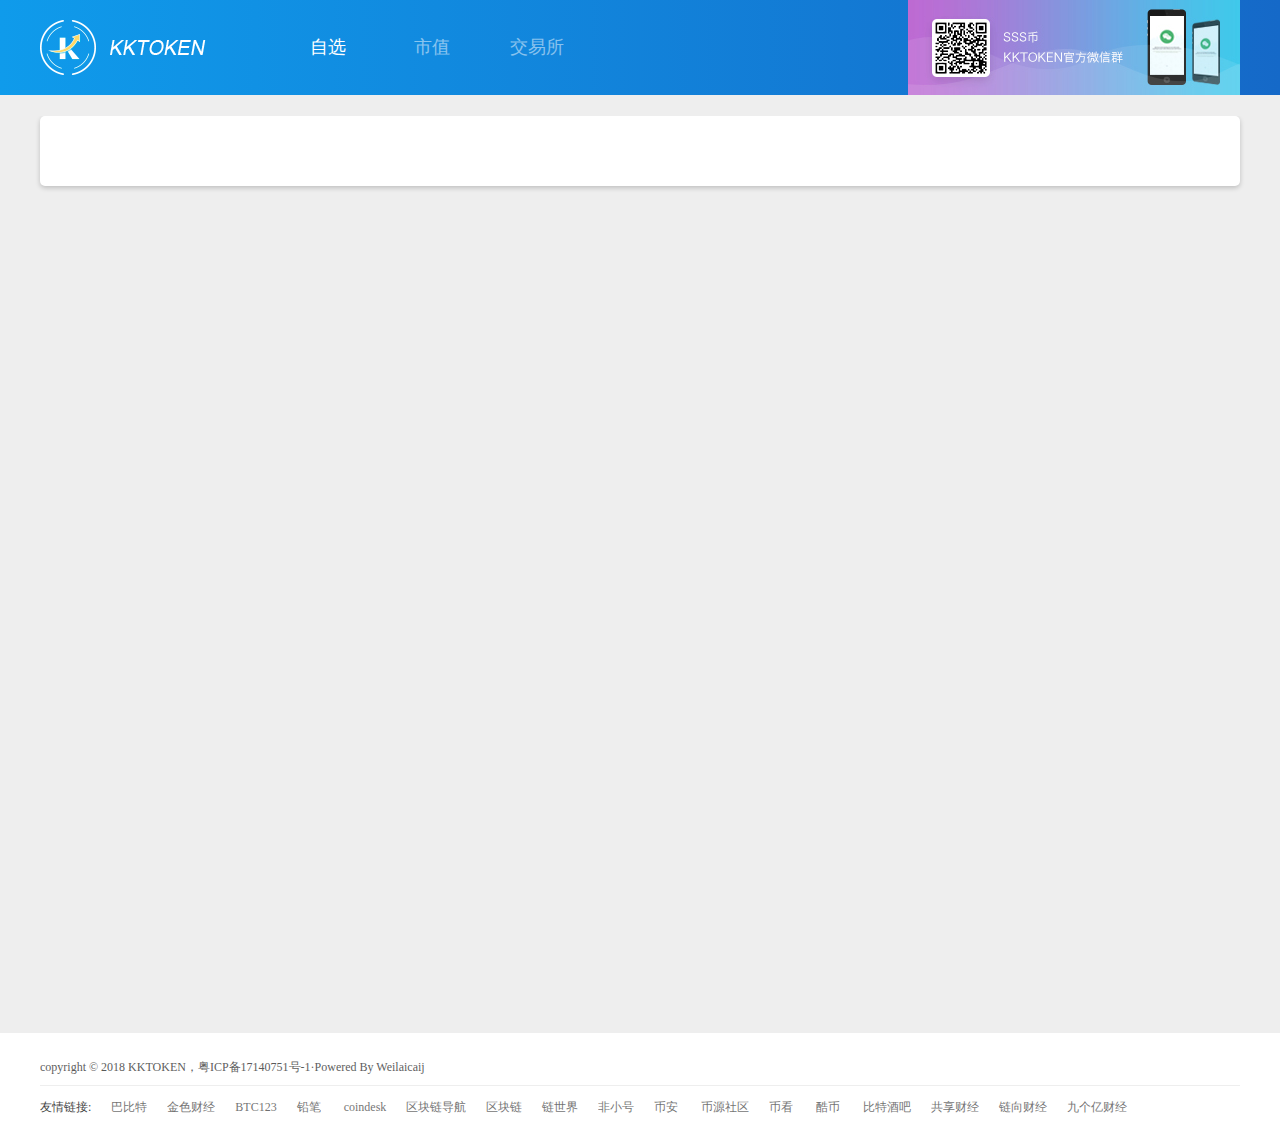
<file: index_mode.html>
<!DOCTYPE html>
<html>

	<head>
		
		<meta charset="utf-8" />
		<meta name="viewport" content="width=device-width,initial-scale=1,minimum-scale=1,maximum-scale=1,user-scalable=no" />
		<title>KKTOKEN</title>
		<link rel="stylesheet" type="text/css" href="css/normalize.css"/>
		<link rel="stylesheet" type="text/css" href="css/home.css"/>
	</head>

	<body>
		<div class="wrap">
			<div class="container">
				<!--导航栏-->
				<header>
					<div class="content">
						<div class="headerLogo">
							<img class="logoimg" src="img/logo.png" alt="logo"/>
							<img class="logofont" src="img/font_logo.png" alt="logofont"/>
						</div>
						<ul class="headerNav">
							<li class="active">自选</li>
							<li>市值</li>
							<li>交易所</li>
						</ul>
						<div class="headerAdv">
							<img src="img/home_ad_img.jpg" alt="navAdv"/>
						</div>						
					</div>					
				</header>
				<!--内容区-->
				<section>
					<div  class="content center" style="background:initial">
						<div class="top_content">
							
						</div>
						<div class="left_content">
							
						</div>
						<div class="right_content">
							
						</div>
						
					</div>
				</section>

				<!--尾部-->
				<footer>
					<div class="content">
						<p class="copyright">copyright © 2018 KKTOKEN，粤ICP备17140751号-1·Powered By Weilaicaij</p>
						<ul class="linksTo">
							<li>友情链接:</li>
							<li><a href="">巴比特</a></li>
							<li><a href="">金色财经</a></li>
							<li><a href="">BTC123</a></li>
							<li><a href="">铅笔</a></li>
							<li><a href="">coindesk</a></li>
							<li><a href="">区块链导航</a></li>
							<li><a href="">区块链</a></li>
							<li><a href="">链世界</a></li>
							<li><a href="">非小号</a></li>		
							<li><a href="">币安</a></li>
							<li><a href="">币源社区</a></li>
							<li><a href="">币看</a></li>
							<li><a href="">酷币</a></li>
							<li><a href="">比特酒吧</a></li>
							<li><a href="">共享财经</a></li>	
							<li><a href="">链向财经</a></li>
							<li><a href="">九个亿财经</a></li>	
						</ul>							
					</div>
				</footer>
			</div>
		</div>
	</body>

</html>
</file>
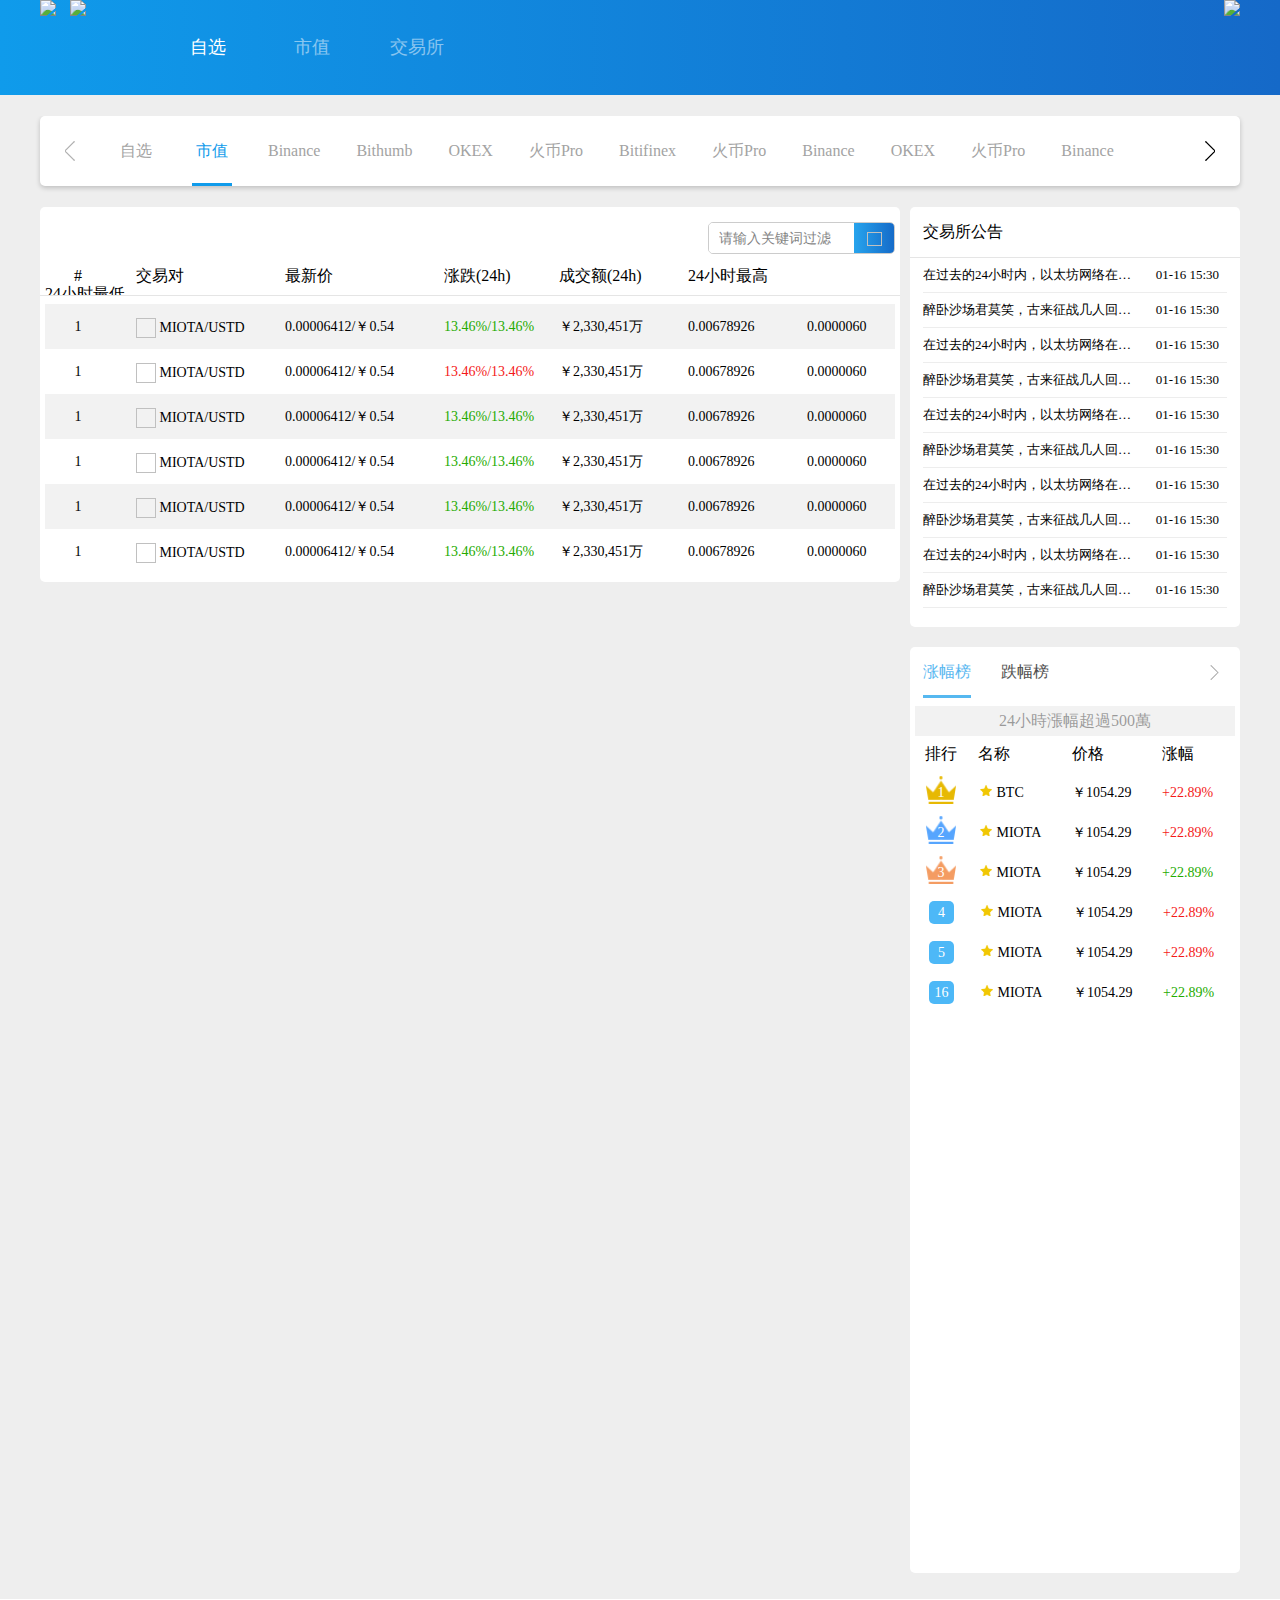
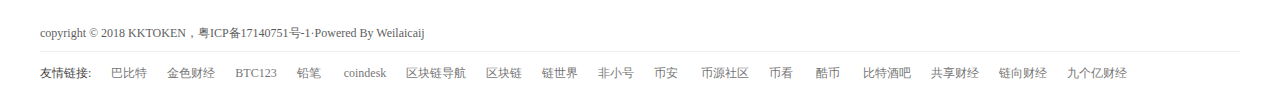
<file: trade.html>
<!DOCTYPE html>
<html>

	<head>

		<meta charset="utf-8" />
		<meta name="viewport" content="width=device-width,initial-scale=1,minimum-scale=1,maximum-scale=1,user-scalable=no" />
		<title>KKTOKEN</title>
		<link rel="stylesheet" type="text/css" href="../css/normalize.css" />
		<link rel="stylesheet" type="text/css" href="../css/home.css" />
		<link rel="stylesheet" type="text/css" href="../css/index.css" />
	</head>

	<body>
		<div class="wrap">
			<div class="container">
				<!--导航栏-->
				<header>
					<div class="content">
						<div class="headerLogo">
							<img class="logoimg" href="img/font_logo.png" alt="logo" />
							<img class="logofont" href="img/font_logo.png" alt="logofont" />
						</div>
						<ul class="headerNav">
							<li class="active">自选</li>
							<li>市值</li>
							<li>交易所</li>
						</ul>
						<div class="headerAdv">
							<img href="img/home_ad_img.jpg" alt="navAdv" />
						</div>
					</div>
				</header>
				<!--内容区-->
				<section>
					<div class="content center" style="background:initial">
						<!--内容区，顶部导航-->
						<div class="top_content">
							<span class="left_btn"></span>
							<ul class="menu">
								<li>自选</li>
								<li class="selc">市值</li>
								<li>Binance</li>
								<li>Bithumb</li>
								<li>OKEX</li>
								<li>火币Pro</li>
								<li>Bitifinex</li>
								<li>火币Pro</li>
								<li>Binance</li>
								<li>OKEX</li>
								<li>火币Pro</li>
								<li>Binance</li>
							</ul>
							<span class="right_btn"></span>
						</div>
						<!--内容区，左大块列表-->
						<div class="left_content">
							<div class="list_header">
								<div style="height: 30px;margin: 15px 5px 15px 0;">
									<div class="list_search">
										<input class="search_ipt" type="text" placeholder="请输入关键词过滤" />
										<span class="search_btn">
											<img href="img/nav_search@2x.png"/>
										</span>
									</div>
								</div>

								<ul class="list_title">
									<li class="tradesort smallmargin" >#</li>
									<li class="name smallmargin">交易对</li>
									<li class="tradeprice smallmargin">最新价</li>
									<li class="risefall smallmargin">涨跌(24h)</li>
									<li class="turnval smallmargin">成交额(24h)</li>
									<li class="freeval smallmargin">24小时最高</li>
									<li class="tradetrend" style="margin-right: 20px;">24小时最低</li>
								</ul>
							</div>
							<ul class="list_content">
								<li class="list_data">
									<ul class="list_line">
										<li class="tradesort smallmargin">1</li>
										<li class="name smallmargin">
											<span><img href="img/big_colect.png"/></span>
											<a href="###">
												<span>MIOTA/USTD</span>
											</a>
										</li>
										<li class="tradeprice smallmargin">0.00006412/￥0.54</li>
										<li class="risefall smallmargin" style="color: #24AB00;">13.46%/13.46%</li>
										<li class="turnval smallmargin">￥2,330,451万</li>
										<li class="freeval smallmargin">0.00678926</li>
										<li class="tradetrend" style="margin-right: 20px;">0.0000060</li>
									</ul>
								</li>

								<li class="list_data">
									<ul class="list_line">
										<li class="tradesort smallmargin">1</li>
										<li class="name smallmargin">
											<span><img href="img/big_colect.png"/></span>
											<a href="###">
												<span>MIOTA/USTD</span>
											</a>
										</li>
										<li class="tradeprice smallmargin">0.00006412/￥0.54</li>
										<li class="risefall smallmargin" style="color: #F41919;">13.46%/13.46%</li>
										<li class="turnval smallmargin">￥2,330,451万</li>
										<li class="freeval smallmargin">0.00678926</li>
										<li class="tradetrend" style="margin-right: 20px;">0.0000060</li>
									</ul>
								</li>

								<li class="list_data">
									<ul class="list_line">
										<li class="tradesort smallmargin">1</li>
										<li class="name smallmargin">
											<span><img href="img/big_colect.png"/></span>
											<a href="###">
												<span>MIOTA/USTD</span>
											</a>
										</li>
										<li class="tradeprice smallmargin">0.00006412/￥0.54</li>
										<li class="risefall smallmargin" style="color: #24AB00;">13.46%/13.46%</li>
										<li class="turnval smallmargin">￥2,330,451万</li>
										<li class="freeval smallmargin">0.00678926</li>
										<li class="tradetrend" style="margin-right: 20px;">0.0000060</li>
									</ul>
								</li>

								<li class="list_data">
									<ul class="list_line">
										<li class="tradesort smallmargin">1</li>
										<li class="name smallmargin">
											<span><img href="img/big_colect.png"/></span>
											<a href="###">
												<span>MIOTA/USTD</span>
											</a>
										</li>
										<li class="tradeprice smallmargin">0.00006412/￥0.54</li>
										<li class="risefall smallmargin" style="color: #24AB00;">13.46%/13.46%</li>
										<li class="turnval smallmargin">￥2,330,451万</li>
										<li class="freeval smallmargin">0.00678926</li>
										<li class="tradetrend" style="margin-right: 20px;">0.0000060</li>
									</ul>
								</li>

								<li class="list_data">
									<ul class="list_line">
										<li class="tradesort smallmargin">1</li>
										<li class="name smallmargin">
											<span><img href="img/big_colect.png"/></span>
											<a href="###">
												<span>MIOTA/USTD</span>
											</a>
										</li>
										<li class="tradeprice smallmargin">0.00006412/￥0.54</li>
										<li class="risefall smallmargin" style="color: #24AB00;">13.46%/13.46%</li>
										<li class="turnval smallmargin">￥2,330,451万</li>
										<li class="freeval smallmargin">0.00678926</li>
										<li class="tradetrend" style="margin-right: 20px;">0.0000060</li>
									</ul>
								</li>

								<li class="list_data">
									<ul class="list_line">
										<li class="tradesort smallmargin">1</li>
										<li class="name smallmargin">
											<span><img href="img/big_colect.png"/></span>
											<a href="###">
												<span>MIOTA/USTD</span>
											</a>
										</li>
										<li class="tradeprice smallmargin">0.00006412/￥0.54</li>
										<li class="risefall smallmargin" style="color: #24AB00;">13.46%/13.46%</li>
										<li class="turnval smallmargin">￥2,330,451万</li>
										<li class="freeval smallmargin">0.00678926</li>
										<li class="tradetrend" style="margin-right: 20px;">0.0000060</li>
									</ul>
								</li>
							</ul>
						</div>

						<div class="right_content">
							<div class="right_top">
								<p>交易所公告</p>
								<ul class="notice_list">
									<li class="list_item">
										<span class="news_title">在过去的24小时内，以太坊网络在开盘咋咋咋在</span>
										<span class="news_time">01-16  15:30</span>
									</li>
									<li class="list_item">
										<span class="news_title">醉卧沙场君莫笑，古来征战几人回。葡萄美酒夜光杯，欲饮琵琶马上催</span>
										<span class="news_time">01-16  15:30</span>
									</li>
									<li class="list_item">
										<span class="news_title">在过去的24小时内，以太坊网络在开盘咋咋咋在</span>
										<span class="news_time">01-16  15:30</span>
									</li>
									<li class="list_item">
										<span class="news_title">醉卧沙场君莫笑，古来征战几人回。葡萄美酒夜光杯，欲饮琵琶马上催</span>
										<span class="news_time">01-16  15:30</span>
									</li>
									<li class="list_item">
										<span class="news_title">在过去的24小时内，以太坊网络在开盘咋咋咋在</span>
										<span class="news_time">01-16  15:30</span>
									</li>
									<li class="list_item">
										<span class="news_title">醉卧沙场君莫笑，古来征战几人回。葡萄美酒夜光杯，欲饮琵琶马上催</span>
										<span class="news_time">01-16  15:30</span>
									</li>
									<li class="list_item">
										<span class="news_title">在过去的24小时内，以太坊网络在开盘咋咋咋在</span>
										<span class="news_time">01-16  15:30</span>
									</li>
									<li class="list_item">
										<span class="news_title">醉卧沙场君莫笑，古来征战几人回。葡萄美酒夜光杯，欲饮琵琶马上催</span>
										<span class="news_time">01-16  15:30</span>
									</li>
									<li class="list_item">
										<span class="news_title">在过去的24小时内，以太坊网络在开盘咋咋咋在</span>
										<span class="news_time">01-16  15:30</span>
									</li>
									<li class="list_item">
										<span class="news_title">醉卧沙场君莫笑，古来征战几人回。葡萄美酒夜光杯，欲饮琵琶马上催</span>
										<span class="news_time">01-16  15:30</span>
									</li>
									<li class="list_item">
										<span class="news_title">在过去的24小时内，以太坊网络在开盘咋咋咋在</span>
										<span class="news_time">01-16  15:30</span>
									</li>
									<li class="list_item">
										<span class="news_title">醉卧沙场君莫笑，古来征战几人回。葡萄美酒夜光杯，欲饮琵琶马上催</span>
										<span class="news_time">01-16  15:30</span>
									</li>
								</ul>
							</div>
							<div class="right_bottom">
								<p><span class="rise selected">涨幅榜</span><span class="fall">跌幅榜</span><span class="more_btn"></span></p>
								
								<div class="range_pad">
									<p class="range_notice">24小時漲幅超過500萬</p>
									<ul class="range_title">
										<li class="btc_rank" style="color: #000000;">排行</li>
										<li class="btc_sort">名称</li>
										<li class="btc_value">价格</li>
										<li class="btc_percent">涨幅</li>
									</ul>
									
									<ul class="range_lists">
										<li class="range_line">
											<ul>
												<li class="btc_rank rank1">1</li>
												<li class="btc_sort">
													<span class="btc_icon"></span>
													<span id="btc_name">BTC</span>
												</li>
												<li class="btc_value">￥1054.29</li>
												<li class="btc_percent percent_rise">+22.89%</li>
											</ul>
										</li>
										
										
										<li class="range_line">
											<ul>
												<li class="btc_rank rank2">2</li>
												<li class="btc_sort">
													<span class="btc_icon"></span>
													<span id="btc_name">MIOTA</span>
												</li>
												<li class="btc_value">￥1054.29</li>
												<li class="btc_percent percent_rise">+22.89%</li>
											</ul>
										</li>
										
										<li class="range_line">
											<ul>
												<li class="btc_rank rank3">3</li>
												<li class="btc_sort">
													<span class="btc_icon"></span>
													<span id="btc_name">MIOTA</span>
												</li>
												<li class="btc_value">￥1054.29</li>
												<li class="btc_percent percent_fall">+22.89%</li>
											</ul>
										</li>
										
										<li class="range_line">
											<ul>
												<li class="btc_rank rank_x">4</li>
												<li class="btc_sort">
													<span class="btc_icon"></span>
													<span id="btc_name">MIOTA</span>
												</li>
												<li class="btc_value">￥1054.29</li>
												<li class="btc_percent percent_rise">+22.89%</li>
											</ul>
										</li>
										
										<li class="range_line">
											<ul>
												<li class="btc_rank rank_x">5</li>
												<li class="btc_sort">
													<span class="btc_icon"></span>
													<span id="btc_name">MIOTA</span>
												</li>
												<li class="btc_value">￥1054.29</li>
												<li class="btc_percent percent_rise">+22.89%</li>
											</ul>
										</li>
										
										<li class="range_line">
											<ul>
												<li class="btc_rank rank_x">16</li>
												<li class="btc_sort">
													<span class="btc_icon"></span>
													<span id="btc_name">MIOTA</span>
												</li>
												<li class="btc_value">￥1054.29</li>
												<li class="btc_percent percent_fall">+22.89%</li>
											</ul>
										</li>
										
									</ul>
								</div>
								
								
								
							</div>
						</div>

					</div>
				</section>

				<!--尾部-->
				<footer>
					<div class="content">
						<p class="copyright">copyright © 2018 KKTOKEN，粤ICP备17140751号-1·Powered By Weilaicaij</p>
						<ul class="linksTo">
							<li>友情链接:</li>
							<li>
								<a href="">巴比特</a>
							</li>
							<li>
								<a href="">金色财经</a>
							</li>
							<li>
								<a href="">BTC123</a>
							</li>
							<li>
								<a href="">铅笔</a>
							</li>
							<li>
								<a href="">coindesk</a>
							</li>
							<li>
								<a href="">区块链导航</a>
							</li>
							<li>
								<a href="">区块链</a>
							</li>
							<li>
								<a href="">链世界</a>
							</li>
							<li>
								<a href="">非小号</a>
							</li>
							<li>
								<a href="">币安</a>
							</li>
							<li>
								<a href="">币源社区</a>
							</li>
							<li>
								<a href="">币看</a>
							</li>
							<li>
								<a href="">酷币</a>
							</li>
							<li>
								<a href="">比特酒吧</a>
							</li>
							<li>
								<a href="">共享财经</a>
							</li>
							<li>
								<a href="">链向财经</a>
							</li>
							<li>
								<a href="">九个亿财经</a>
							</li>
						</ul>
					</div>
				</footer>
			</div>
		</div>
	</body>

</html>
</file>
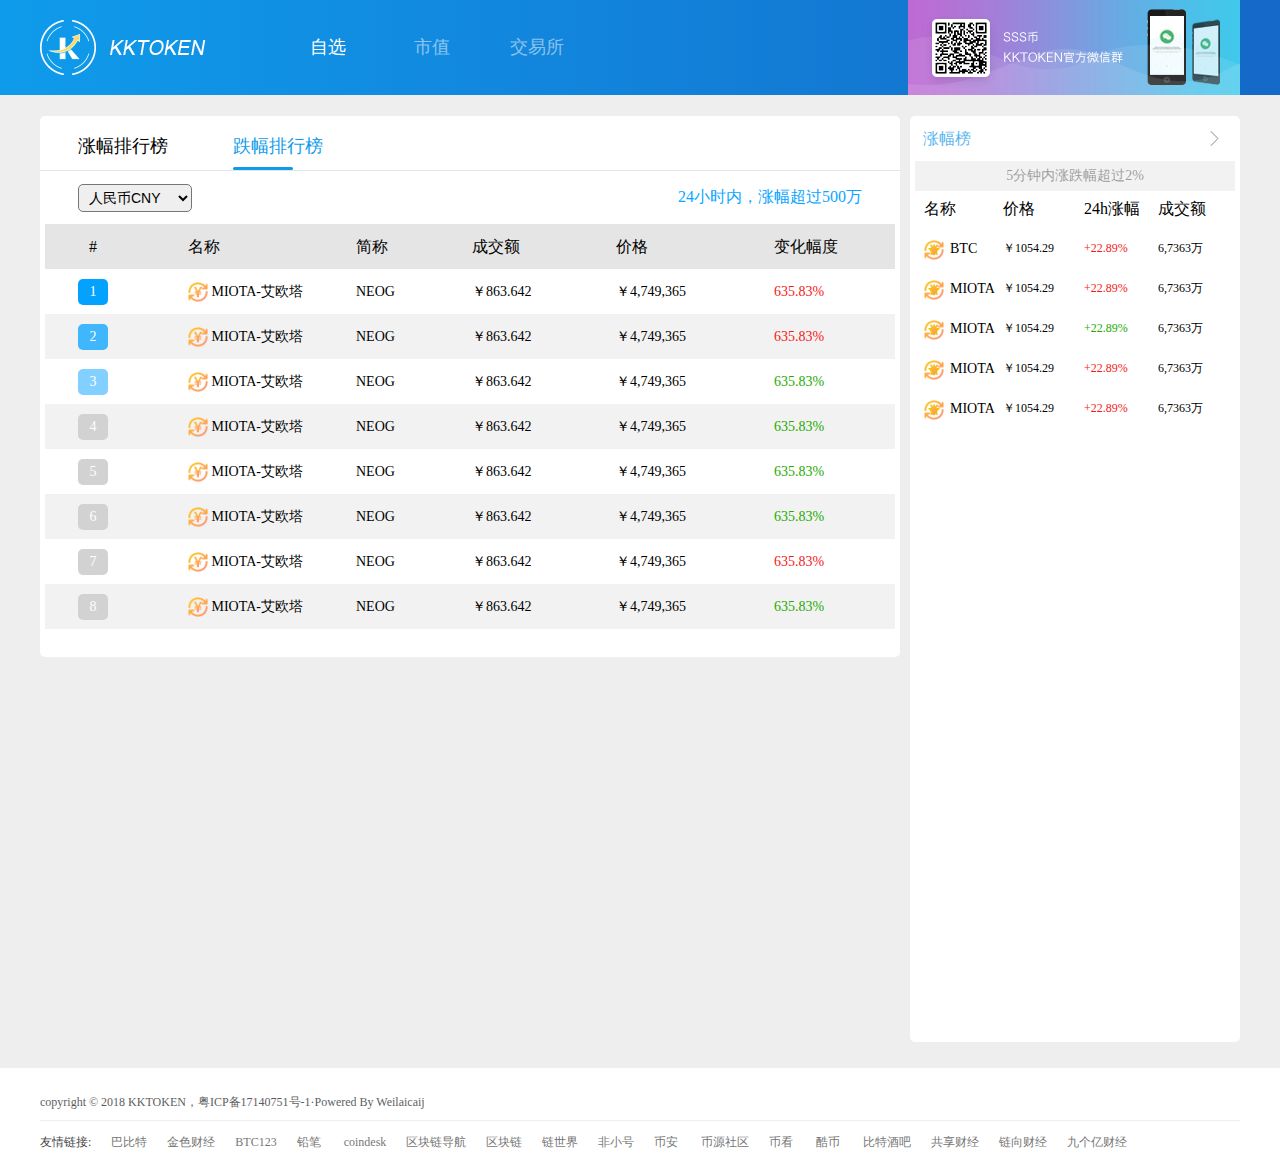
<file: html/chg.html>
<!DOCTYPE html>
<html>

	<head>

		<meta charset="utf-8" />
		<meta name="viewport" content="width=device-width,initial-scale=1,minimum-scale=1,maximum-scale=1,user-scalable=no" />
		<title>涨跌幅——CHG</title>
		<link rel="stylesheet" type="text/css" href="../css/normalize.css" />
		<link rel="stylesheet" type="text/css" href="../css/home.css" />
		<link rel="stylesheet" type="text/css" href="../css/index.css" />
		<link rel="stylesheet" type="text/css" href="../css/chg.css" />
	</head>

	<body>
		<div class="wrap">
			<div class="container">
				<!--导航栏-->
				<header>
					<div class="content">
						<div class="headerLogo">
							<img class="logoimg" src="../img/logo.png" alt="logo" />
							<img class="logofont" src="../img/font_logo.png" alt="logofont" />
						</div>
						<ul class="headerNav">
							<li class="nav_optional active">自选</li>
							<li>市值</li>
							<li>交易所</li>
						</ul>
						<div class="headerAdv">
							<img src="../img/home_ad_img.jpg" alt="navAdv" />
						</div>
					</div>
				</header>
				<!--内容区-->
				<section>
					<div class="content center" style="background:initial">
						<!--内容区，顶部导航-->
						<!--<div class="top_content">
							<span class="left_btn"></span>
							<ul class="menu">
								<li>自选</li>
								<li class="selc">市值</li>
								<li>Binance</li>
								<li>Bithumb</li>
								<li>OKEX</li>
								<li>火币Pro</li>
								<li>Bitifinex</li>
								<li>火币Pro</li>
								<li>Binance</li>
								<li>OKEX</li>
								<li>火币Pro</li>
								<li>Binance</li>
							</ul>
							<span class="right_btn"></span>
						</div>-->
						<!--内容区，左大块列表-->
						<div class="left_content" style="padding:20px 0 ;">
							<div class="list_header" style="height: auto;border-bottom: none;">
								<div class="header_font">
									<div class="header_title">
										<div class="title_rise">
											<p>涨幅排行榜</p>
											<span class="title_line"></span>
										</div>
										<div class="title_fall act">
											<p>跌幅排行榜</p>
											<span class="title_line line_act"></span>
										</div>
									</div>
									<p class="header_select">
										<select class="select_list">
											<option value="">
												人民币CNY
											</option>
											<option value="">
												日元JPY
											</option>
											<option value="">
												美元USD
											</option>
											<option value="">
												韩元KRW
											</option>
										</select>
										<span class="font_notice">24小时内，涨幅超过500万</span>
									</p>
								</div>

								<ul class="list_title">
									<li class="sort" style="">
									<span class="rank_x" style="background-color: inherit;color: inherit;">#</span>
									</li>
									<li class="name">名称</li>
									<li class="symbol">简称</li>
									<li class="volume">成交额</li>
									<li class="value">价格</li>
									<li class="chg_val">变化幅度</li>
									<!--<li class="trend" style="margin-right: 20px;">价格趋势(7d)</li>-->
								</ul>
							</div>
							<ul class="list_content">
								<li class="list_data">
									<ul class="list_line">
										<li class="sort">
											<span class="rank_x rank1">1</span>
										</li>
										<li class="name">
											<span><img src="../img/setting_hlgl@2x.png"/></span>
											<a href="###">
												<span>MIOTA-艾欧塔</span>
											</a>
										</li>
										<li class="symbol">NEOG</li>
										<li class="volume">￥863.642</li>
										<li class="value">￥4,749,365</li>
										<li class="chg_val val_rise">635.83%</li>
										<!--<!--<li class="trend" style="margin-right: 20px;">
											<svg class="peity" height="25" width="100">
												<polygon fill="none" points="0 19.5 0 19.5 2.962962962962963 16.10859590088712 5.925925925925926 14.449219944937287 8.88888888888889 12.996176200672986 11.851851851851851 9.218262465585807 14.814814814814813 12.124349954114404 17.77777777777778 11.833741205261543 20.74074074074074 8.346436219027225 23.703703703703702 7.184001223615782 26.666666666666664 8.346436219027225 29.629629629629626 5.1497399816457605 32.59259259259259 1.3718262465585802 35.55555555555556 2.243652493117164 38.51851851851852 0.5 41.48148148148148 7.765218721321505 44.44444444444444 8.927653716732946 47.407407407407405 10.671306209850108 50.37037037037037 11.54313245640869 53.33333333333333 9.218262465585807 56.29629629629629 9.799479963291528 59.25925925925925 14.449219944937287 62.22222222222222 13.577393698378707 65.18518518518518 11.833741205261543 68.14814814814814 14.158611196084427 71.11111111111111 9.508871214438667 74.07407407407408 11.25252370755583 77.03703703703704 12.705567451820126 100 10.380697460997249 100 29.5"></polygon>
												<polyline fill="none" points="0 24.5 2.962962962962963 16.10859590088712 5.925925925925926 14.449219944937287 8.88888888888889 12.996176200672986 11.851851851851851 9.218262465585807 14.814814814814813 12.124349954114404 17.77777777777778 11.833741205261543 20.74074074074074 8.346436219027225 23.703703703703702 7.184001223615782 26.666666666666664 8.346436219027225 29.629629629629626 5.1497399816457605 32.59259259259259 1.3718262465585802 35.55555555555556 2.243652493117164 38.51851851851852 0.5 41.48148148148148 7.765218721321505 44.44444444444444 8.927653716732946 47.407407407407405 10.671306209850108 50.37037037037037 11.54313245640869 53.33333333333333 9.218262465585807 56.29629629629629 9.799479963291528 59.25925925925925 14.449219944937287 62.22222222222222 13.577393698378707 65.18518518518518 11.833741205261543 68.14814814814814 14.158611196084427 71.11111111111111 9.508871214438667 74.07407407407408 11.25252370755583 77.03703703703704 12.705567451820126 100 10.380697460997249" stroke="#3499da" stroke-width="2" stroke-linecap="square"></polyline>
											</svg>
										</li>-->
									</ul>
								</li>
<li class="list_data">
									<ul class="list_line">
										<li class="sort">
											<span class="rank_x rank2">2</span>
										</li>
										<li class="name">
											<span><img src="../img/setting_hlgl@2x.png"/></span>
											<a href="###">
												<span>MIOTA-艾欧塔</span>
											</a>
										</li>
										<li class="symbol">NEOG</li>
										<li class="volume">￥863.642</li>
										<li class="value">￥4,749,365</li>
										<li class="chg_val val_rise">635.83%</li>
										<!--<!--<li class="trend" style="margin-right: 20px;">
											<svg class="peity" height="25" width="100">
												<polygon fill="none" points="0 19.5 0 19.5 2.962962962962963 16.10859590088712 5.925925925925926 14.449219944937287 8.88888888888889 12.996176200672986 11.851851851851851 9.218262465585807 14.814814814814813 12.124349954114404 17.77777777777778 11.833741205261543 20.74074074074074 8.346436219027225 23.703703703703702 7.184001223615782 26.666666666666664 8.346436219027225 29.629629629629626 5.1497399816457605 32.59259259259259 1.3718262465585802 35.55555555555556 2.243652493117164 38.51851851851852 0.5 41.48148148148148 7.765218721321505 44.44444444444444 8.927653716732946 47.407407407407405 10.671306209850108 50.37037037037037 11.54313245640869 53.33333333333333 9.218262465585807 56.29629629629629 9.799479963291528 59.25925925925925 14.449219944937287 62.22222222222222 13.577393698378707 65.18518518518518 11.833741205261543 68.14814814814814 14.158611196084427 71.11111111111111 9.508871214438667 74.07407407407408 11.25252370755583 77.03703703703704 12.705567451820126 100 10.380697460997249 100 29.5"></polygon>
												<polyline fill="none" points="0 24.5 2.962962962962963 16.10859590088712 5.925925925925926 14.449219944937287 8.88888888888889 12.996176200672986 11.851851851851851 9.218262465585807 14.814814814814813 12.124349954114404 17.77777777777778 11.833741205261543 20.74074074074074 8.346436219027225 23.703703703703702 7.184001223615782 26.666666666666664 8.346436219027225 29.629629629629626 5.1497399816457605 32.59259259259259 1.3718262465585802 35.55555555555556 2.243652493117164 38.51851851851852 0.5 41.48148148148148 7.765218721321505 44.44444444444444 8.927653716732946 47.407407407407405 10.671306209850108 50.37037037037037 11.54313245640869 53.33333333333333 9.218262465585807 56.29629629629629 9.799479963291528 59.25925925925925 14.449219944937287 62.22222222222222 13.577393698378707 65.18518518518518 11.833741205261543 68.14814814814814 14.158611196084427 71.11111111111111 9.508871214438667 74.07407407407408 11.25252370755583 77.03703703703704 12.705567451820126 100 10.380697460997249" stroke="#3499da" stroke-width="2" stroke-linecap="square"></polyline>
											</svg>
										</li>-->
									</ul>
								</li>
								<li class="list_data">
									<ul class="list_line">
										<li class="sort">
											<span class="rank_x rank3">3</span>
										</li>
										<li class="name">
											<span><img src="../img/setting_hlgl@2x.png"/></span>
											<a href="###">
												<span>MIOTA-艾欧塔</span>
											</a>
										</li>
										<li class="symbol">NEOG</li>
										<li class="volume">￥863.642</li>
										<li class="value">￥4,749,365</li>
										<li class="chg_val val_fall">635.83%</li>
										<!--<!--<li class="trend" style="margin-right: 20px;">
											<svg class="peity" height="25" width="100">
												<polygon fill="none" points="0 19.5 0 19.5 2.962962962962963 16.10859590088712 5.925925925925926 14.449219944937287 8.88888888888889 12.996176200672986 11.851851851851851 9.218262465585807 14.814814814814813 12.124349954114404 17.77777777777778 11.833741205261543 20.74074074074074 8.346436219027225 23.703703703703702 7.184001223615782 26.666666666666664 8.346436219027225 29.629629629629626 5.1497399816457605 32.59259259259259 1.3718262465585802 35.55555555555556 2.243652493117164 38.51851851851852 0.5 41.48148148148148 7.765218721321505 44.44444444444444 8.927653716732946 47.407407407407405 10.671306209850108 50.37037037037037 11.54313245640869 53.33333333333333 9.218262465585807 56.29629629629629 9.799479963291528 59.25925925925925 14.449219944937287 62.22222222222222 13.577393698378707 65.18518518518518 11.833741205261543 68.14814814814814 14.158611196084427 71.11111111111111 9.508871214438667 74.07407407407408 11.25252370755583 77.03703703703704 12.705567451820126 100 10.380697460997249 100 29.5"></polygon>
												<polyline fill="none" points="0 24.5 2.962962962962963 16.10859590088712 5.925925925925926 14.449219944937287 8.88888888888889 12.996176200672986 11.851851851851851 9.218262465585807 14.814814814814813 12.124349954114404 17.77777777777778 11.833741205261543 20.74074074074074 8.346436219027225 23.703703703703702 7.184001223615782 26.666666666666664 8.346436219027225 29.629629629629626 5.1497399816457605 32.59259259259259 1.3718262465585802 35.55555555555556 2.243652493117164 38.51851851851852 0.5 41.48148148148148 7.765218721321505 44.44444444444444 8.927653716732946 47.407407407407405 10.671306209850108 50.37037037037037 11.54313245640869 53.33333333333333 9.218262465585807 56.29629629629629 9.799479963291528 59.25925925925925 14.449219944937287 62.22222222222222 13.577393698378707 65.18518518518518 11.833741205261543 68.14814814814814 14.158611196084427 71.11111111111111 9.508871214438667 74.07407407407408 11.25252370755583 77.03703703703704 12.705567451820126 100 10.380697460997249" stroke="#3499da" stroke-width="2" stroke-linecap="square"></polyline>
											</svg>
										</li>-->
									</ul>
								</li>
								
								<li class="list_data">
									<ul class="list_line">
										<li class="sort">
											<span class="rank_x">4</span>
										</li>
										<li class="name">
											<span><img src="../img/setting_hlgl@2x.png"/></span>
											<a href="###">
												<span>MIOTA-艾欧塔</span>
											</a>
										</li>
										<li class="symbol">NEOG</li>
										<li class="volume">￥863.642</li>
										<li class="value">￥4,749,365</li>
										<li class="chg_val val_fall">635.83%</li>
										<!--<!--<li class="trend" style="margin-right: 20px;">
											<svg class="peity" height="25" width="100">
												<polygon fill="none" points="0 19.5 0 19.5 2.962962962962963 16.10859590088712 5.925925925925926 14.449219944937287 8.88888888888889 12.996176200672986 11.851851851851851 9.218262465585807 14.814814814814813 12.124349954114404 17.77777777777778 11.833741205261543 20.74074074074074 8.346436219027225 23.703703703703702 7.184001223615782 26.666666666666664 8.346436219027225 29.629629629629626 5.1497399816457605 32.59259259259259 1.3718262465585802 35.55555555555556 2.243652493117164 38.51851851851852 0.5 41.48148148148148 7.765218721321505 44.44444444444444 8.927653716732946 47.407407407407405 10.671306209850108 50.37037037037037 11.54313245640869 53.33333333333333 9.218262465585807 56.29629629629629 9.799479963291528 59.25925925925925 14.449219944937287 62.22222222222222 13.577393698378707 65.18518518518518 11.833741205261543 68.14814814814814 14.158611196084427 71.11111111111111 9.508871214438667 74.07407407407408 11.25252370755583 77.03703703703704 12.705567451820126 100 10.380697460997249 100 29.5"></polygon>
												<polyline fill="none" points="0 24.5 2.962962962962963 16.10859590088712 5.925925925925926 14.449219944937287 8.88888888888889 12.996176200672986 11.851851851851851 9.218262465585807 14.814814814814813 12.124349954114404 17.77777777777778 11.833741205261543 20.74074074074074 8.346436219027225 23.703703703703702 7.184001223615782 26.666666666666664 8.346436219027225 29.629629629629626 5.1497399816457605 32.59259259259259 1.3718262465585802 35.55555555555556 2.243652493117164 38.51851851851852 0.5 41.48148148148148 7.765218721321505 44.44444444444444 8.927653716732946 47.407407407407405 10.671306209850108 50.37037037037037 11.54313245640869 53.33333333333333 9.218262465585807 56.29629629629629 9.799479963291528 59.25925925925925 14.449219944937287 62.22222222222222 13.577393698378707 65.18518518518518 11.833741205261543 68.14814814814814 14.158611196084427 71.11111111111111 9.508871214438667 74.07407407407408 11.25252370755583 77.03703703703704 12.705567451820126 100 10.380697460997249" stroke="#3499da" stroke-width="2" stroke-linecap="square"></polyline>
											</svg>
										</li>-->
									</ul>
								</li>
								
								<li class="list_data">
									<ul class="list_line">
										<li class="sort">
											<span class="rank_x">5</span>
										</li>
										<li class="name">
											<span><img src="../img/setting_hlgl@2x.png"/></span>
											<a href="###">
												<span>MIOTA-艾欧塔</span>
											</a>
										</li>
										<li class="symbol">NEOG</li>
										<li class="volume">￥863.642</li>
										<li class="value">￥4,749,365</li>
										<li class="chg_val val_fall">635.83%</li>
										<!--<!--<li class="trend" style="margin-right: 20px;">
											<svg class="peity" height="25" width="100">
												<polygon fill="none" points="0 19.5 0 19.5 2.962962962962963 16.10859590088712 5.925925925925926 14.449219944937287 8.88888888888889 12.996176200672986 11.851851851851851 9.218262465585807 14.814814814814813 12.124349954114404 17.77777777777778 11.833741205261543 20.74074074074074 8.346436219027225 23.703703703703702 7.184001223615782 26.666666666666664 8.346436219027225 29.629629629629626 5.1497399816457605 32.59259259259259 1.3718262465585802 35.55555555555556 2.243652493117164 38.51851851851852 0.5 41.48148148148148 7.765218721321505 44.44444444444444 8.927653716732946 47.407407407407405 10.671306209850108 50.37037037037037 11.54313245640869 53.33333333333333 9.218262465585807 56.29629629629629 9.799479963291528 59.25925925925925 14.449219944937287 62.22222222222222 13.577393698378707 65.18518518518518 11.833741205261543 68.14814814814814 14.158611196084427 71.11111111111111 9.508871214438667 74.07407407407408 11.25252370755583 77.03703703703704 12.705567451820126 100 10.380697460997249 100 29.5"></polygon>
												<polyline fill="none" points="0 24.5 2.962962962962963 16.10859590088712 5.925925925925926 14.449219944937287 8.88888888888889 12.996176200672986 11.851851851851851 9.218262465585807 14.814814814814813 12.124349954114404 17.77777777777778 11.833741205261543 20.74074074074074 8.346436219027225 23.703703703703702 7.184001223615782 26.666666666666664 8.346436219027225 29.629629629629626 5.1497399816457605 32.59259259259259 1.3718262465585802 35.55555555555556 2.243652493117164 38.51851851851852 0.5 41.48148148148148 7.765218721321505 44.44444444444444 8.927653716732946 47.407407407407405 10.671306209850108 50.37037037037037 11.54313245640869 53.33333333333333 9.218262465585807 56.29629629629629 9.799479963291528 59.25925925925925 14.449219944937287 62.22222222222222 13.577393698378707 65.18518518518518 11.833741205261543 68.14814814814814 14.158611196084427 71.11111111111111 9.508871214438667 74.07407407407408 11.25252370755583 77.03703703703704 12.705567451820126 100 10.380697460997249" stroke="#3499da" stroke-width="2" stroke-linecap="square"></polyline>
											</svg>
										</li>-->
									</ul>
								</li>
								
								<li class="list_data">
									<ul class="list_line">
										<li class="sort">
											<span class="rank_x">6</span>
										</li>
										<li class="name">
											<span><img src="../img/setting_hlgl@2x.png"/></span>
											<a href="###">
												<span>MIOTA-艾欧塔</span>
											</a>
										</li>
										<li class="symbol">NEOG</li>
										<li class="volume">￥863.642</li>
										<li class="value">￥4,749,365</li>
										<li class="chg_val val_fall">635.83%</li>
										<!--<!--<li class="trend" style="margin-right: 20px;">
											<svg class="peity" height="25" width="100">
												<polygon fill="none" points="0 19.5 0 19.5 2.962962962962963 16.10859590088712 5.925925925925926 14.449219944937287 8.88888888888889 12.996176200672986 11.851851851851851 9.218262465585807 14.814814814814813 12.124349954114404 17.77777777777778 11.833741205261543 20.74074074074074 8.346436219027225 23.703703703703702 7.184001223615782 26.666666666666664 8.346436219027225 29.629629629629626 5.1497399816457605 32.59259259259259 1.3718262465585802 35.55555555555556 2.243652493117164 38.51851851851852 0.5 41.48148148148148 7.765218721321505 44.44444444444444 8.927653716732946 47.407407407407405 10.671306209850108 50.37037037037037 11.54313245640869 53.33333333333333 9.218262465585807 56.29629629629629 9.799479963291528 59.25925925925925 14.449219944937287 62.22222222222222 13.577393698378707 65.18518518518518 11.833741205261543 68.14814814814814 14.158611196084427 71.11111111111111 9.508871214438667 74.07407407407408 11.25252370755583 77.03703703703704 12.705567451820126 100 10.380697460997249 100 29.5"></polygon>
												<polyline fill="none" points="0 24.5 2.962962962962963 16.10859590088712 5.925925925925926 14.449219944937287 8.88888888888889 12.996176200672986 11.851851851851851 9.218262465585807 14.814814814814813 12.124349954114404 17.77777777777778 11.833741205261543 20.74074074074074 8.346436219027225 23.703703703703702 7.184001223615782 26.666666666666664 8.346436219027225 29.629629629629626 5.1497399816457605 32.59259259259259 1.3718262465585802 35.55555555555556 2.243652493117164 38.51851851851852 0.5 41.48148148148148 7.765218721321505 44.44444444444444 8.927653716732946 47.407407407407405 10.671306209850108 50.37037037037037 11.54313245640869 53.33333333333333 9.218262465585807 56.29629629629629 9.799479963291528 59.25925925925925 14.449219944937287 62.22222222222222 13.577393698378707 65.18518518518518 11.833741205261543 68.14814814814814 14.158611196084427 71.11111111111111 9.508871214438667 74.07407407407408 11.25252370755583 77.03703703703704 12.705567451820126 100 10.380697460997249" stroke="#3499da" stroke-width="2" stroke-linecap="square"></polyline>
											</svg>
										</li>-->
									</ul>
								</li>
								<li class="list_data">
									<ul class="list_line">
										<li class="sort">
											<span class="rank_x">7</span>
										</li>
										<li class="name">
											<span><img src="../img/setting_hlgl@2x.png"/></span>
											<a href="###">
												<span>MIOTA-艾欧塔</span>
											</a>
										</li>
										<li class="symbol">NEOG</li>
										<li class="volume">￥863.642</li>
										<li class="value">￥4,749,365</li>
										<li class="chg_val val_rise">635.83%</li>
										<!--<!--<li class="trend" style="margin-right: 20px;">
											<svg class="peity" height="25" width="100">
												<polygon fill="none" points="0 19.5 0 19.5 2.962962962962963 16.10859590088712 5.925925925925926 14.449219944937287 8.88888888888889 12.996176200672986 11.851851851851851 9.218262465585807 14.814814814814813 12.124349954114404 17.77777777777778 11.833741205261543 20.74074074074074 8.346436219027225 23.703703703703702 7.184001223615782 26.666666666666664 8.346436219027225 29.629629629629626 5.1497399816457605 32.59259259259259 1.3718262465585802 35.55555555555556 2.243652493117164 38.51851851851852 0.5 41.48148148148148 7.765218721321505 44.44444444444444 8.927653716732946 47.407407407407405 10.671306209850108 50.37037037037037 11.54313245640869 53.33333333333333 9.218262465585807 56.29629629629629 9.799479963291528 59.25925925925925 14.449219944937287 62.22222222222222 13.577393698378707 65.18518518518518 11.833741205261543 68.14814814814814 14.158611196084427 71.11111111111111 9.508871214438667 74.07407407407408 11.25252370755583 77.03703703703704 12.705567451820126 100 10.380697460997249 100 29.5"></polygon>
												<polyline fill="none" points="0 24.5 2.962962962962963 16.10859590088712 5.925925925925926 14.449219944937287 8.88888888888889 12.996176200672986 11.851851851851851 9.218262465585807 14.814814814814813 12.124349954114404 17.77777777777778 11.833741205261543 20.74074074074074 8.346436219027225 23.703703703703702 7.184001223615782 26.666666666666664 8.346436219027225 29.629629629629626 5.1497399816457605 32.59259259259259 1.3718262465585802 35.55555555555556 2.243652493117164 38.51851851851852 0.5 41.48148148148148 7.765218721321505 44.44444444444444 8.927653716732946 47.407407407407405 10.671306209850108 50.37037037037037 11.54313245640869 53.33333333333333 9.218262465585807 56.29629629629629 9.799479963291528 59.25925925925925 14.449219944937287 62.22222222222222 13.577393698378707 65.18518518518518 11.833741205261543 68.14814814814814 14.158611196084427 71.11111111111111 9.508871214438667 74.07407407407408 11.25252370755583 77.03703703703704 12.705567451820126 100 10.380697460997249" stroke="#3499da" stroke-width="2" stroke-linecap="square"></polyline>
											</svg>
										</li>-->
									</ul>
								</li>
								
								<li class="list_data">
									<ul class="list_line">
										<li class="sort">
											<span class="rank_x">8</span>
										</li>
										<li class="name">
											<span><img src="../img/setting_hlgl@2x.png"/></span>
											<a href="###">
												<span>MIOTA-艾欧塔</span>
											</a>
										</li>
										<li class="symbol">NEOG</li>
										<li class="volume">￥863.642</li>
										<li class="value">￥4,749,365</li>
										<li class="chg_val val_fall">635.83%</li>
										<!--<!--<li class="trend" style="margin-right: 20px;">
											<svg class="peity" height="25" width="100">
												<polygon fill="none" points="0 19.5 0 19.5 2.962962962962963 16.10859590088712 5.925925925925926 14.449219944937287 8.88888888888889 12.996176200672986 11.851851851851851 9.218262465585807 14.814814814814813 12.124349954114404 17.77777777777778 11.833741205261543 20.74074074074074 8.346436219027225 23.703703703703702 7.184001223615782 26.666666666666664 8.346436219027225 29.629629629629626 5.1497399816457605 32.59259259259259 1.3718262465585802 35.55555555555556 2.243652493117164 38.51851851851852 0.5 41.48148148148148 7.765218721321505 44.44444444444444 8.927653716732946 47.407407407407405 10.671306209850108 50.37037037037037 11.54313245640869 53.33333333333333 9.218262465585807 56.29629629629629 9.799479963291528 59.25925925925925 14.449219944937287 62.22222222222222 13.577393698378707 65.18518518518518 11.833741205261543 68.14814814814814 14.158611196084427 71.11111111111111 9.508871214438667 74.07407407407408 11.25252370755583 77.03703703703704 12.705567451820126 100 10.380697460997249 100 29.5"></polygon>
												<polyline fill="none" points="0 24.5 2.962962962962963 16.10859590088712 5.925925925925926 14.449219944937287 8.88888888888889 12.996176200672986 11.851851851851851 9.218262465585807 14.814814814814813 12.124349954114404 17.77777777777778 11.833741205261543 20.74074074074074 8.346436219027225 23.703703703703702 7.184001223615782 26.666666666666664 8.346436219027225 29.629629629629626 5.1497399816457605 32.59259259259259 1.3718262465585802 35.55555555555556 2.243652493117164 38.51851851851852 0.5 41.48148148148148 7.765218721321505 44.44444444444444 8.927653716732946 47.407407407407405 10.671306209850108 50.37037037037037 11.54313245640869 53.33333333333333 9.218262465585807 56.29629629629629 9.799479963291528 59.25925925925925 14.449219944937287 62.22222222222222 13.577393698378707 65.18518518518518 11.833741205261543 68.14814814814814 14.158611196084427 71.11111111111111 9.508871214438667 74.07407407407408 11.25252370755583 77.03703703703704 12.705567451820126 100 10.380697460997249" stroke="#3499da" stroke-width="2" stroke-linecap="square"></polyline>
											</svg>
										</li>-->
									</ul>
								</li>
								
							</ul>
						</div>

						<div class="right_content">
						
							<div class="right_bottom">
								<p class="rise_title">
									<span class="rise selected">涨幅榜</span>
									<!--<span class="fall">跌幅榜</span>-->
									<a href="chg.html" class="more_btn"></a>
								</p>

								<div class="range_pad">
									<p class="range_notice">5分钟内涨跌幅超过2%</p>
									<ul class="range_title">
										<!--<li class="btc_rank" style="color: #000000;">排行</li>-->
										<li class="btc_sort">名称</li>
										<li class="btc_value">价格</li>
										<li class="btc_percent">24h涨幅</li>
										<li class="btc_volume">成交额</li>
									</ul>

									<ul class="range_lists">
										<li class="range_line">
											<ul>
												<!--<li class="btc_rank rank1">1</li>-->
												<li class="btc_sort">
													<img src="../img/setting_hlgl@2x.png" class="btc_icon"/>
													<span class="btc_name">BTC</span>
												</li>
												<li class="btc_value">￥1054.29</li>
												<li class="btc_percent percent_rise">+22.89%</li>
												<li class="btc_volume">6,7363万</li>
											</ul>
										</li>

										<li class="range_line">
											<ul>
												<!--<li class="btc_rank rank2">2</li>-->
												<li class="btc_sort">
													<img src="../img/setting_hlgl@2x.png" class="btc_icon"/>
													<span class="btc_name">MIOTA</span>
												</li>
												<li class="btc_value">￥1054.29</li>
												<li class="btc_percent percent_rise">+22.89%</li>
												<li class="btc_volume">6,7363万</li>
											</ul>
										</li>

										<li class="range_line">
											<ul>
												<!--<li class="btc_rank rank3">3</li>-->
												<li class="btc_sort">
													<img src="../img/setting_hlgl@2x.png" class="btc_icon"/>
													<span class="btc_name">MIOTA</span>
												</li>
												<li class="btc_value">￥1054.29</li>
												<li class="btc_percent percent_fall">+22.89%</li>
												<li class="btc_volume">6,7363万</li>
											</ul>
										</li>

										<li class="range_line">
											<ul>
												<!--<li class="btc_rank rank_x">4</li>-->
												<li class="btc_sort">
													<img src="../img/setting_hlgl@2x.png" class="btc_icon"/>
													<span class="btc_name">MIOTA</span>
												</li>
												<li class="btc_value">￥1054.29</li>
												<li class="btc_percent percent_rise">+22.89%</li>
												<li class="btc_volume">6,7363万</li>
											</ul>
										</li>

										<li class="range_line">
											<ul>
												<!--<li class="btc_rank rank_x">5</li>-->
												<li class="btc_sort">
													<img src="../img/setting_hlgl@2x.png" class="btc_icon"/>
													<span class="btc_name">MIOTA</span>
												</li>
												<li class="btc_value">￥1054.29</li>
												<li class="btc_percent percent_rise">+22.89%</li>
												<li class="btc_volume">6,7363万</li>
											</ul>
										</li>

										

									</ul>
								</div>
							</div>
						</div>

					</div>
				</section>

				<!--尾部-->
				<footer>
					<div class="content">
						<p class="copyright">copyright © 2018 KKTOKEN，粤ICP备17140751号-1·Powered By Weilaicaij</p>
						<ul class="linksTo">
							<li>友情链接:</li>
							<li>
								<a href="">巴比特</a>
							</li>
							<li>
								<a href="">金色财经</a>
							</li>
							<li>
								<a href="">BTC123</a>
							</li>
							<li>
								<a href="">铅笔</a>
							</li>
							<li>
								<a href="">coindesk</a>
							</li>
							<li>
								<a href="">区块链导航</a>
							</li>
							<li>
								<a href="">区块链</a>
							</li>
							<li>
								<a href="">链世界</a>
							</li>
							<li>
								<a href="">非小号</a>
							</li>
							<li>
								<a href="">币安</a>
							</li>
							<li>
								<a href="">币源社区</a>
							</li>
							<li>
								<a href="">币看</a>
							</li>
							<li>
								<a href="">酷币</a>
							</li>
							<li>
								<a href="">比特酒吧</a>
							</li>
							<li>
								<a href="">共享财经</a>
							</li>
							<li>
								<a href="">链向财经</a>
							</li>
							<li>
								<a href="">九个亿财经</a>
							</li>
						</ul>
					</div>
				</footer>
			</div>
		</div>
	</body>
<script src="../js/jquery-2.1.1.js" type="text/javascript" charse="utf-8"></script>
<script type="text/javascript">
	$(".nav_optional").click(function() {

			window.location.href="../index.html"
		});
</script>
</html>
</file>
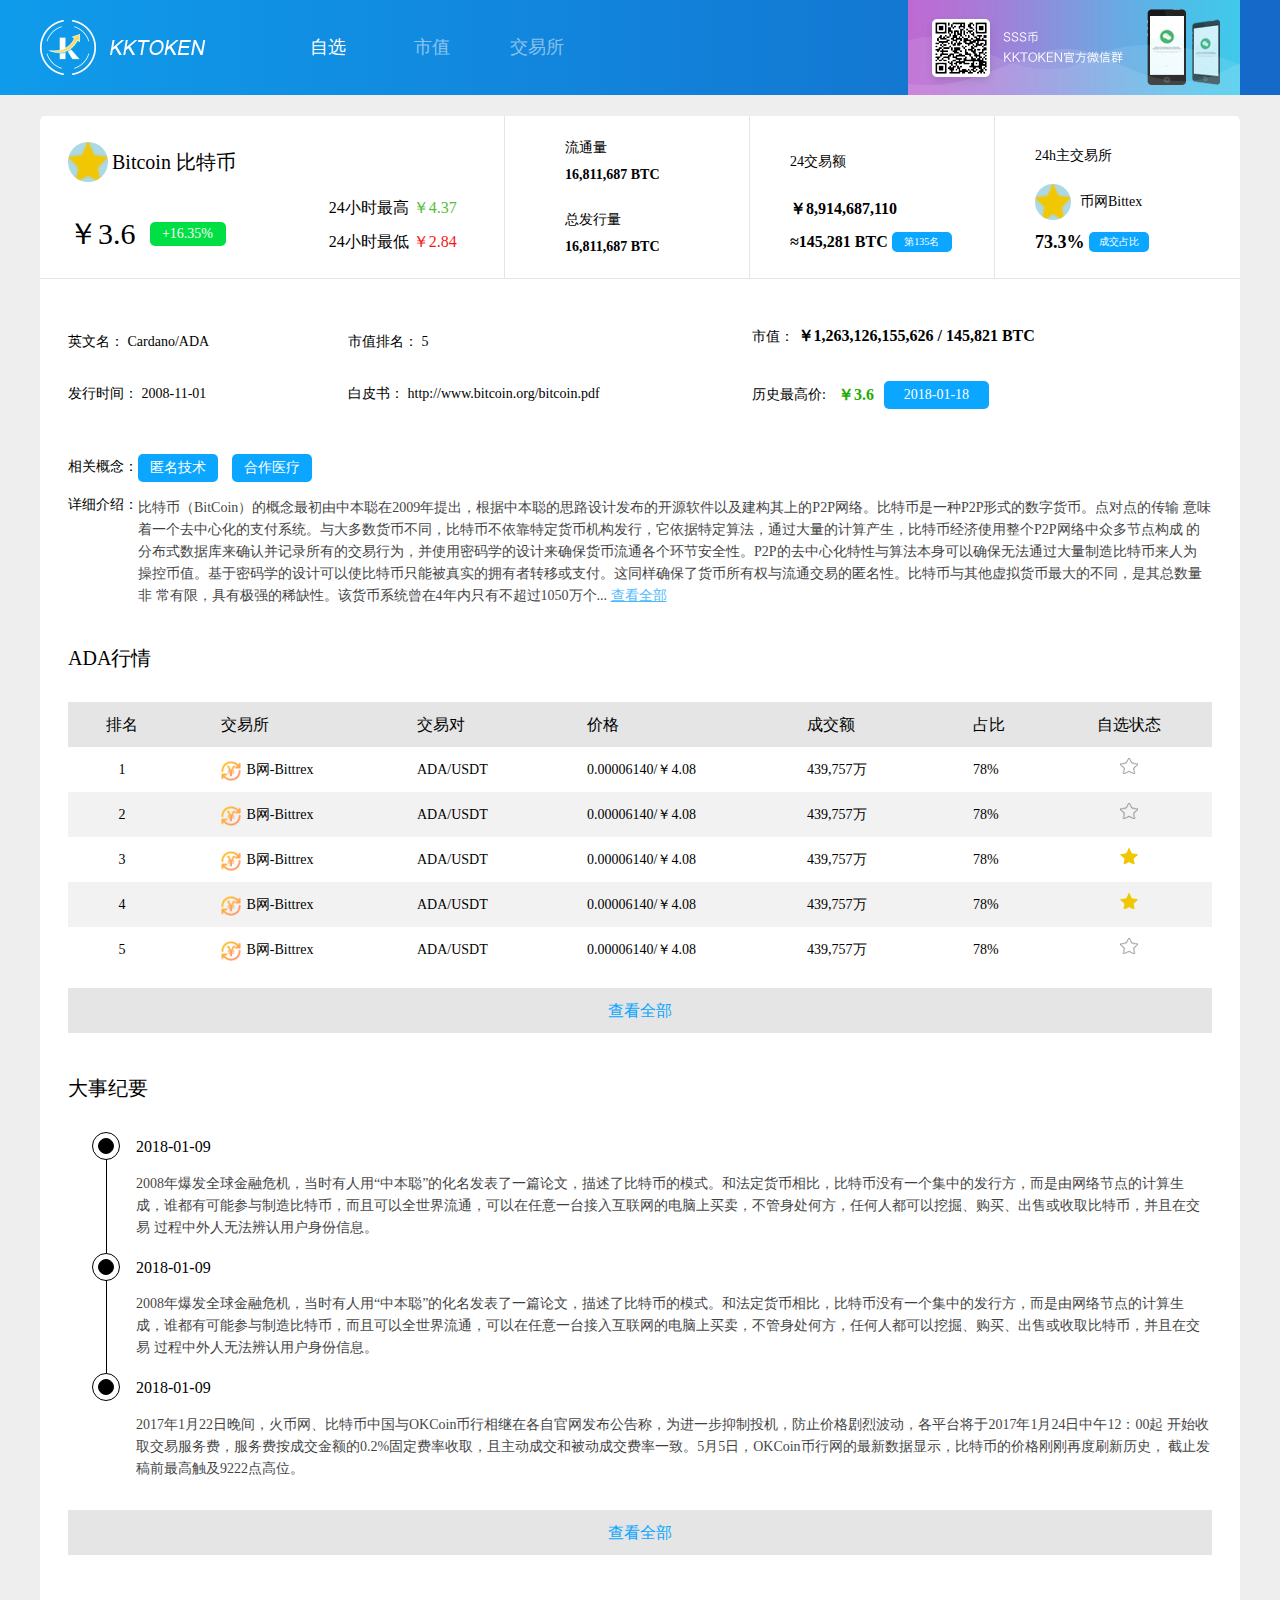
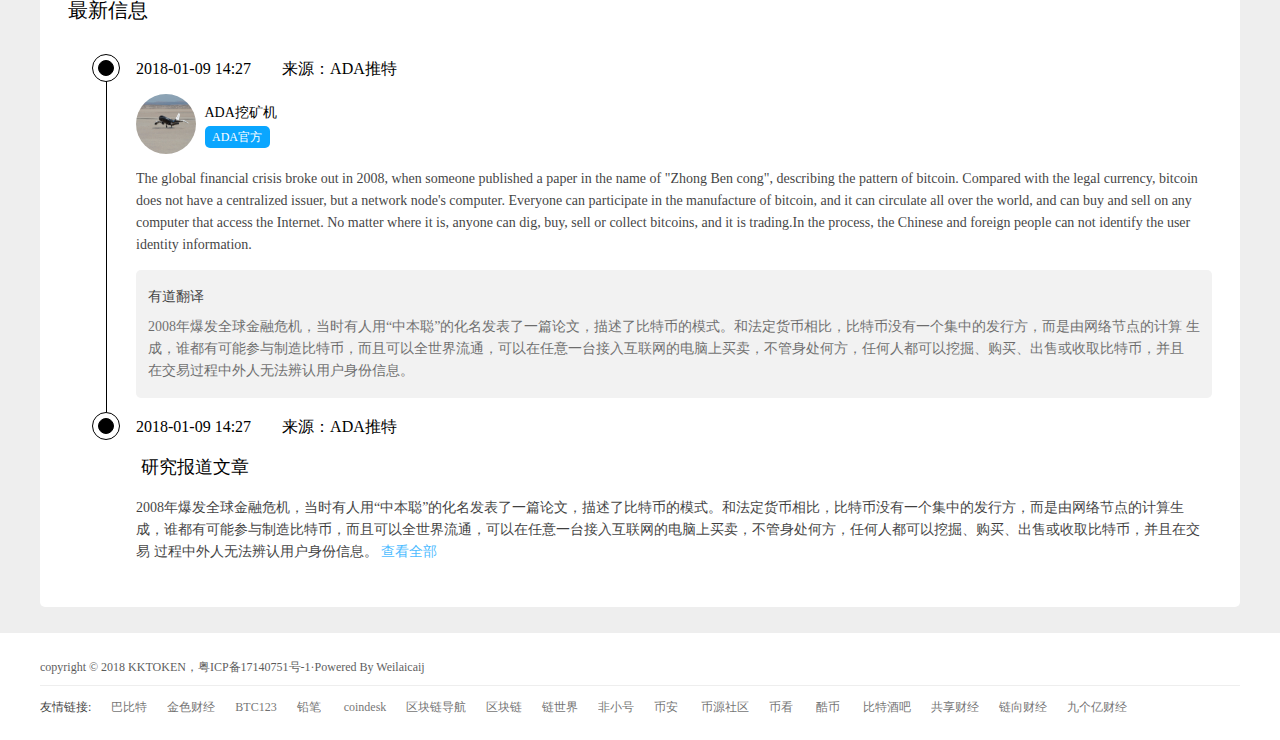
<file: html/detail.html>
<!DOCTYPE html>
<html>

	<head>

		<meta charset="utf-8" />
		<meta name="viewport" content="width=device-width,initial-scale=1,minimum-scale=1,maximum-scale=1,user-scalable=no" />
		<title>详情——DETAIL</title>
		<link rel="stylesheet" type="text/css" href="../css/normalize.css" />
		<link rel="stylesheet" type="text/css" href="../css/home.css" />
		<link rel="stylesheet" type="text/css" href="../css/detail.css" />
	</head>

	<body>
		<div class="wrap">
			<div class="container">
				<!--导航栏-->
				<header>
					<div class="content">
						<div class="headerLogo">
							<img class="logoimg" src="../img/logo.png" alt="logo" />
							<img class="logofont" src="../img/font_logo.png" alt="logofont" />
						</div>
						<ul class="headerNav">
							<li class="active">自选</li>
							<li>市值</li>
							<li>交易所</li>
						</ul>
						<div class="headerAdv">
							<img src="../img/home_ad_img.jpg" alt="navAdv" />
						</div>
					</div>
				</header>
				<!--内容区-->
				<section>
					<div class="content center btpadding">
						<ul class="top_detail">
							<li class="top_left1">
								<p class="detail_title">
									<img class="title_icon" src="../img/big_colect.png" /></span>
									<span class="title_name">Bitcoin 比特币 </span>
								</p>
								<div class="detail_price">
									<span class="price_val">￥3.6</span>
									<span class="price_rage">+16.35%</span>
								</div>
								<div class="detail_risefall">
									<p class="highest">24小时最高
										<span class="highest_val">￥4.37</span>
									</p>
									<p class="lowest">24小时最低
										<span class="lowest_val">￥2.84</span>
									</p>
								</div>
							</li>
							<li class="top_left2">
								<div class="boxs">
									<p class="turnover_title">流通量</p>
									<p class="turnover_val">
										<span class="tn_val_data">16,811,687</span>
										<span class="tn_val_unit">BTC</span>
									</p>
									<!--
                                	作者：chig@foxmail.com
                                	时间：2018-01-25
                                	描述：monetary supply 发行量>>>ms
                                -->
									<p class="ms_title">总发行量</p>
									<p class="ms_val">
										<span class="ms_val_data">16,811,687</span>
										<span class="ms_val_unit">BTC</span>
									</p>
								</div>

							</li>
							<li class="top_right2">
								<div class="boxs" style="padding: 38px 0 0 40px">
									<p class="trade_title">24交易额</p>
									<p class="trade_val">￥8,914,687,110</p>
									<p class="trade_equ">
										<span class="trade_equ_val">≈145,281 BTC</span>
										<span class="trade_equ_rank">第135名</span>
									</p>
								</div>
							</li>
							<!--
                            	作者：chig@foxmail.com
                            	时间：2018-01-25
                            	描述：exchange交易所>>>exch
                            -->
							<li class="top_right1">
								<div class="boxs" style="padding: 32px 0 0 40px">
									<p class="exch_title">24h主交易所</p>
									<p class="exch_name">
										<img class="exch_name_icon" src="../img/big_colect.png" />
										<span class="exch_name_font">币网Bittex</span>
									</p>
									<p class="exch_val">
										<span class="exch_val_rage">73.3%</span>
										<span class="exch_val_tips">成交占比</span>
									</p>
								</div>
							</li>
						</ul>
						<div class="midle1_detail">
							<ul class="introduce">
								<li class="intro_name">
									<p class="name_p">
										<span class="name_p_title">英文名：</span>
										<span class="name_p_font">Cardano/ADA</span>
									</p>
									<p class="time_p">
										<span class="time_p_title">发行时间：</span>
										<span class="time_p_font">2008-11-01</span>
									</p>

								</li>
								<li class="intro_rank">
									<p class="rank_p">
										<span class="rank_p_title">市值排名：</span>
										<span class="rank_p_font">5</span>
									</p>
									<p class="book_p">
										<span class="book_p_title">白皮书：</span>
										<span class="book_p_font">http://www.bitcoin.org/bitcoin.pdf</span>
									</p>
								</li>
								<li class="intro_price">
									<p class="price_p">
										<span class="price_p_title">市值：</span>
										<span class="price_p_font">￥1,263,126,155,626 / 145,821 BTC</span>
									</p>
									<p class="history_p">
										<span class="history_p_title">历史最高价:</span>
										<span class="history_p_font">￥3.6</span>
										<span class="history_p_time">2018-01-18</span>
									</p>
								</li>

							</ul>
							<div class="relate_detail">
								<div class="relate_div">
									<div class="relate_div_title">相关概念：</div>
									<div class="relate_div_tips">
										<span>匿名技术</span>
										<span>合作医疗</span>
									</div>
								</div>

								<div class="detail_div">
									<div class="detail_div_title">详细介绍：</div>
									<div class="detail_div_text">
										<span class="">比特币（BitCoin）的概念最初由中本聪在2009年提出，根据中本聪的思路设计发布的开源软件以及建构其上的P2P网络。比特币是一种P2P形式的数字货币。点对点的传输
意味着一个去中心化的支付系统。与大多数货币不同，比特币不依靠特定货币机构发行，它依据特定算法，通过大量的计算产生，比特币经济使用整个P2P网络中众多节点构成
的分布式数据库来确认并记录所有的交易行为，并使用密码学的设计来确保货币流通各个环节安全性。P2P的去中心化特性与算法本身可以确保无法通过大量制造比特币来人为
操控币值。基于密码学的设计可以使比特币只能被真实的拥有者转移或支付。这同样确保了货币所有权与流通交易的匿名性。比特币与其他虚拟货币最大的不同，是其总数量非
常有限，具有极强的稀缺性。该货币系统曾在4年内只有不超过1050万个...</span>
										<a href="####">查看全部</a>
									</div>

								</div>
							</div>

							<div class="sheet">
								<p class="sheet_title">ADA行情</p>
								<div class="sheet_lists">
									<ul class="lists_header">
										<li class="li_rank">排名</li>
										<li class="li_exch">交易所</li>
										<li class="li_pair">交易对</li>
										<li class="li_price">价格</li>
										<!--<li class="li_volume">成交量</li>-->
										<li class="li_turnover">成交额</li>
										<li class="li_percent">占比</li>
										<!--<li class="li_update">更新时间</li>-->
										<li class="li_status">自选状态</li>
									</ul>
									<ul class="lists_content">
										<li class="lists_data">
											<ul class="lists_data_box">
												<li class="li_rank">1</li>
												<li class="li_exch">
													<span><img src="../img/setting_hlgl@2x.png"/></span>
													<span>B网-Bittrex</span>
												</li>
												<li class="li_pair">ADA/USDT</li>
												<li class="li_price">0.00006140/￥4.08</li>
												<!--<li class="li_volume">112,022万</li>-->
												<li class="li_turnover">439,757万</li>
												<li class="li_percent">78%</li>
												<!--<li class="li_update">2分钟前</li>-->
												<li class="li_status"><img src="../img/mini_colecte.png"/></li>
											</ul>
										</li>

										<li class="lists_data">
											<ul class="lists_data_box">
												<li class="li_rank">2</li>
												<li class="li_exch">
													<span><img src="../img/setting_hlgl@2x.png"/></span>
													<span>B网-Bittrex</span>
												</li>
												<li class="li_pair">ADA/USDT</li>
												<li class="li_price">0.00006140/￥4.08</li>
												<!--<li class="li_volume">112,022万</li>-->
												<li class="li_turnover">439,757万</li>
												<li class="li_percent">78%</li>
												<!--<li class="li_update">2分钟前</li>-->
												<li class="li_status"><img src="../img/mini_colecte.png"/></li>
											</ul>
										</li>

										<li class="lists_data">
											<ul class="lists_data_box">
												<li class="li_rank">3</li>
												<li class="li_exch">
													<span><img src="../img/setting_hlgl@2x.png"/></span>
													<span>B网-Bittrex</span>
												</li>
												<li class="li_pair">ADA/USDT</li>
												<li class="li_price">0.00006140/￥4.08</li>
												<!--<li class="li_volume">112,022万</li>-->
												<li class="li_turnover">439,757万</li>
												<li class="li_percent">78%</li>
												<!--<li class="li_update">2分钟前</li>-->
												<li class="li_status"><img src="../img/mini_colected.png"/></li>
											</ul>
										</li>

										<li class="lists_data">
											<ul class="lists_data_box">
												<li class="li_rank">4</li>
												<li class="li_exch">
													<span><img src="../img/setting_hlgl@2x.png"/></span>
													<span>B网-Bittrex</span>
												</li>
												<li class="li_pair">ADA/USDT</li>
												<li class="li_price">0.00006140/￥4.08</li>
												<!--<li class="li_volume">112,022万</li>-->
												<li class="li_turnover">439,757万</li>
												<li class="li_percent">78%</li>
												<!--<li class="li_update">2分钟前</li>-->
												<li class="li_status"><img src="../img/mini_colected.png"/></li>
											</ul>
										</li>

										<li class="lists_data">
											<ul class="lists_data_box">
												<li class="li_rank">5</li>
												<li class="li_exch">
													<span><img src="../img/setting_hlgl@2x.png"/></span>
													<span>B网-Bittrex</span>
												</li>
												<li class="li_pair">ADA/USDT</li>
												<li class="li_price">0.00006140/￥4.08</li>
												<!--<li class="li_volume">112,022万</li>-->
												<li class="li_turnover">439,757万</li>
												<li class="li_percent">78%</li>
												<!--<li class="li_update">2分钟前</li>-->
												<li class="li_status"><img src="../img/mini_colecte.png"/></li>
											</ul>
										</li>

									</ul>
									<p class="release">查看全部</p>

								</div>

							</div>

							<div class="event">
								<p class="event_title">大事纪要</p>
								<ul class="event_text">
									<li class="event_list">
										<div class="link_point"><span></span></div>
										<div class="link_line"></div>
										<div class="text_content">
											<p class="content_time">2018-01-09</p>
											<p class="content_brief">
												2008年爆发全球金融危机，当时有人用“中本聪”的化名发表了一篇论文，描述了比特币的模式。和法定货币相比，比特币没有一个集中的发行方，而是由网络节点的计算生 成，谁都有可能参与制造比特币，而且可以全世界流通，可以在任意一台接入互联网的电脑上买卖，不管身处何方，任何人都可以挖掘、购买、出售或收取比特币，并且在交易 过程中外人无法辨认用户身份信息。
											</p>
										</div>
									</li>
									<li class="event_list">
										<div class="link_point"><span></span></div>
										<div class="link_line"></div>
										<div class="text_content">
											<p class="content_time">2018-01-09</p>
											<p class="content_brief">
												2008年爆发全球金融危机，当时有人用“中本聪”的化名发表了一篇论文，描述了比特币的模式。和法定货币相比，比特币没有一个集中的发行方，而是由网络节点的计算生 成，谁都有可能参与制造比特币，而且可以全世界流通，可以在任意一台接入互联网的电脑上买卖，不管身处何方，任何人都可以挖掘、购买、出售或收取比特币，并且在交易 过程中外人无法辨认用户身份信息。
											</p>
										</div>
									</li>
									<li class="event_list">
										<div class="link_point"><span></span></div>
										<div class="link_line hidline"></div>
										<div class="text_content">
											<p class="content_time">2018-01-09</p>
											<p class="content_brief">
												2017年1月22日晚间，火币网、比特币中国与OKCoin币行相继在各自官网发布公告称，为进一步抑制投机，防止价格剧烈波动，各平台将于2017年1月24日中午12：00起 开始收取交易服务费，服务费按成交金额的0.2%固定费率收取，且主动成交和被动成交费率一致。5月5日，OKCoin币行网的最新数据显示，比特币的价格刚刚再度刷新历史， 截止发稿前最高触及9222点高位。
											</p>
										</div>
									</li>
								</ul>
								<p class="release">查看全部</p>
							</div>

							<div class="hotnews">
								<p class="hotnews_title">最新信息</p>
								<ul class="hotnews_text">
									<li class="hotnews_list">
										<div class="link_point"><span></span></div>
										<div class="link_line"></div>
										<div class="text_content">
											<p class="content_time">
												<span class="origin_time">2018-01-09 14:27</span>
												<span class="origin_link">来源：<span>ADA推特</span></span>

											</p>
											<p class="content_author">
												<div class="author_thumb">
													<img src="../img/headpic-.jpg" />
												</div>
												<div class="author_msg">
													<p class="msg_name">ADA挖矿机</p>
													<span class="msg_tips">ADA官方</span>
												</div>

											</p>
											<p class="content_brief">
												<span>	The global financial crisis broke out in 2008, when someone published a paper in the name of "Zhong Ben cong", describing the pattern of bitcoin. 
Compared with the legal currency, bitcoin does not have a centralized issuer, but a network node's computer. Everyone can participate in the manufacture 
of bitcoin, and it can circulate all over the world, and can buy and sell on any computer that access the Internet. No matter where it is, anyone can dig, buy,
sell or collect bitcoins, and it is trading.In the process, the Chinese and foreign people can not identify the user identity information.
												</span>

											</p>
											<p class="content_translate">
												<span>有道翻译</span>
												<span>
		2008年爆发全球金融危机，当时有人用“中本聪”的化名发表了一篇论文，描述了比特币的模式。和法定货币相比，比特币没有一个集中的发行方，而是由网络节点的计算
生成，谁都有可能参与制造比特币，而且可以全世界流通，可以在任意一台接入互联网的电脑上买卖，不管身处何方，任何人都可以挖掘、购买、出售或收取比特币，并且
在交易过程中外人无法辨认用户身份信息。
</span>

											</p>
										</div>
									</li>
									<li class="hotnews_list">
										<div class="link_point"><span></span></div>
										<div class="link_line hidline"></div>
										<div class="text_content">
											<p class="content_time">
												<span class="origin_time">2018-01-09 14:27</span>
												<span class="origin_link">来源：<span>ADA推特</span></span>

											</p>
											<p class="content_author">
												<div class="author_thumb hidline" style="display: none;">
													<img src="../img/headpic-.jpg" />
												</div>
												<div class="author_msg">
													<p class="msg_name report">研究报道文章</p>
													<!--<span class="msg_tips">ADA官方</span>-->
												</div>

											</p>
											<p class="content_brief">
												<span>	
												2008年爆发全球金融危机，当时有人用“中本聪”的化名发表了一篇论文，描述了比特币的模式。和法定货币相比，比特币没有一个集中的发行方，而是由网络节点的计算生 成，谁都有可能参与制造比特币，而且可以全世界流通，可以在任意一台接入互联网的电脑上买卖，不管身处何方，任何人都可以挖掘、购买、出售或收取比特币，并且在交易 过程中外人无法辨认用户身份信息。
												</span>
												<a href="###">查看全部</a>
											</p>
											<p class="content_translate hidline">
												<span>有道翻译</span>
												<span>
		2008年爆发全球金融危机，当时有人用“中本聪”的化名发表了一篇论文，描述了比特币的模式。和法定货币相比，比特币没有一个集中的发行方，而是由网络节点的计算
生成，谁都有可能参与制造比特币，而且可以全世界流通，可以在任意一台接入互联网的电脑上买卖，不管身处何方，任何人都可以挖掘、购买、出售或收取比特币，并且
在交易过程中外人无法辨认用户身份信息。
												</span>

											</p>
										</div>
									</li>

								</ul>
								<!--<p class="release">查看全部</p>-->
							</div>

						</div>

					</div>
				</section>

				<!--尾部-->
				<footer>
					<div class="content">
						<p class="copyright">copyright © 2018 KKTOKEN，粤ICP备17140751号-1·Powered By Weilaicaij</p>
						<ul class="linksTo">
							<li>友情链接:</li>
							<li>
								<a href="">巴比特</a>
							</li>
							<li>
								<a href="">金色财经</a>
							</li>
							<li>
								<a href="">BTC123</a>
							</li>
							<li>
								<a href="">铅笔</a>
							</li>
							<li>
								<a href="">coindesk</a>
							</li>
							<li>
								<a href="">区块链导航</a>
							</li>
							<li>
								<a href="">区块链</a>
							</li>
							<li>
								<a href="">链世界</a>
							</li>
							<li>
								<a href="">非小号</a>
							</li>
							<li>
								<a href="">币安</a>
							</li>
							<li>
								<a href="">币源社区</a>
							</li>
							<li>
								<a href="">币看</a>
							</li>
							<li>
								<a href="">酷币</a>
							</li>
							<li>
								<a href="">比特酒吧</a>
							</li>
							<li>
								<a href="">共享财经</a>
							</li>
							<li>
								<a href="">链向财经</a>
							</li>
							<li>
								<a href="">九个亿财经</a>
							</li>
						</ul>
					</div>
				</footer>
			</div>
		</div>
	</body>

</html>
</file>
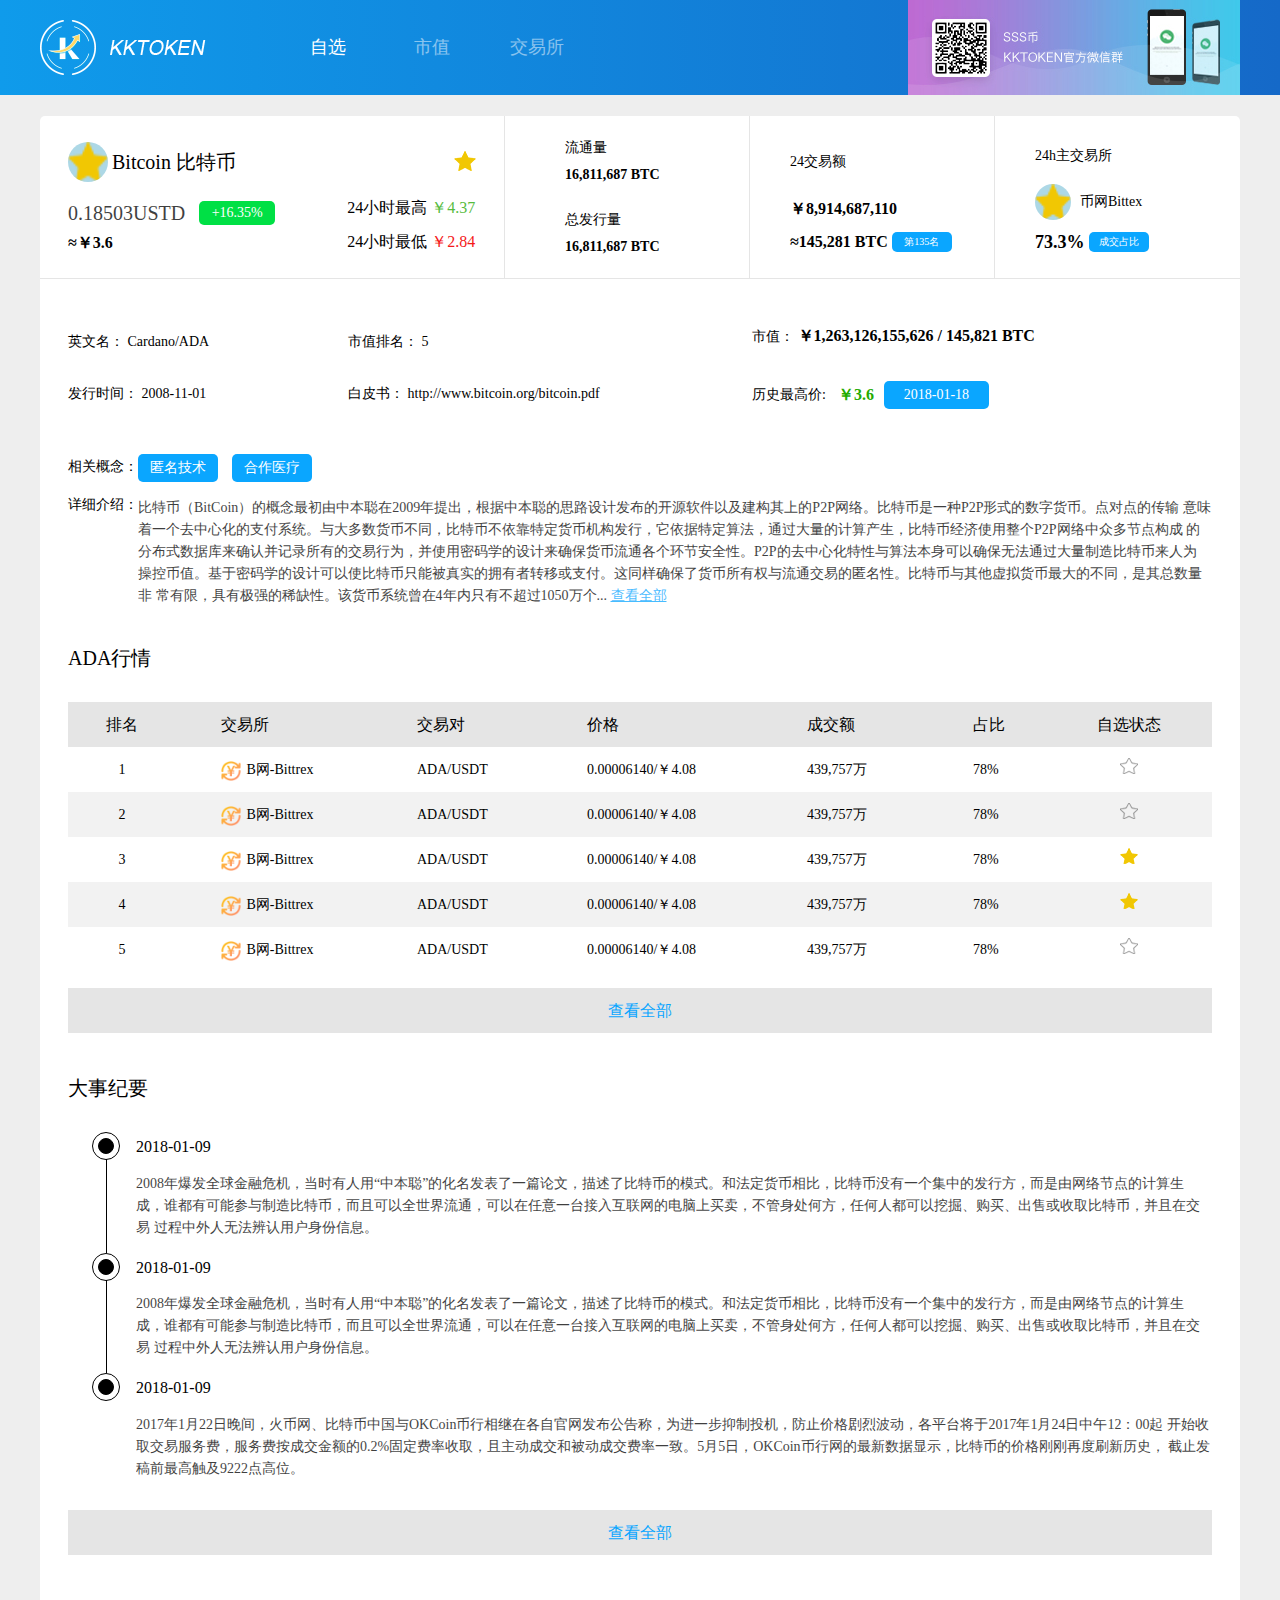
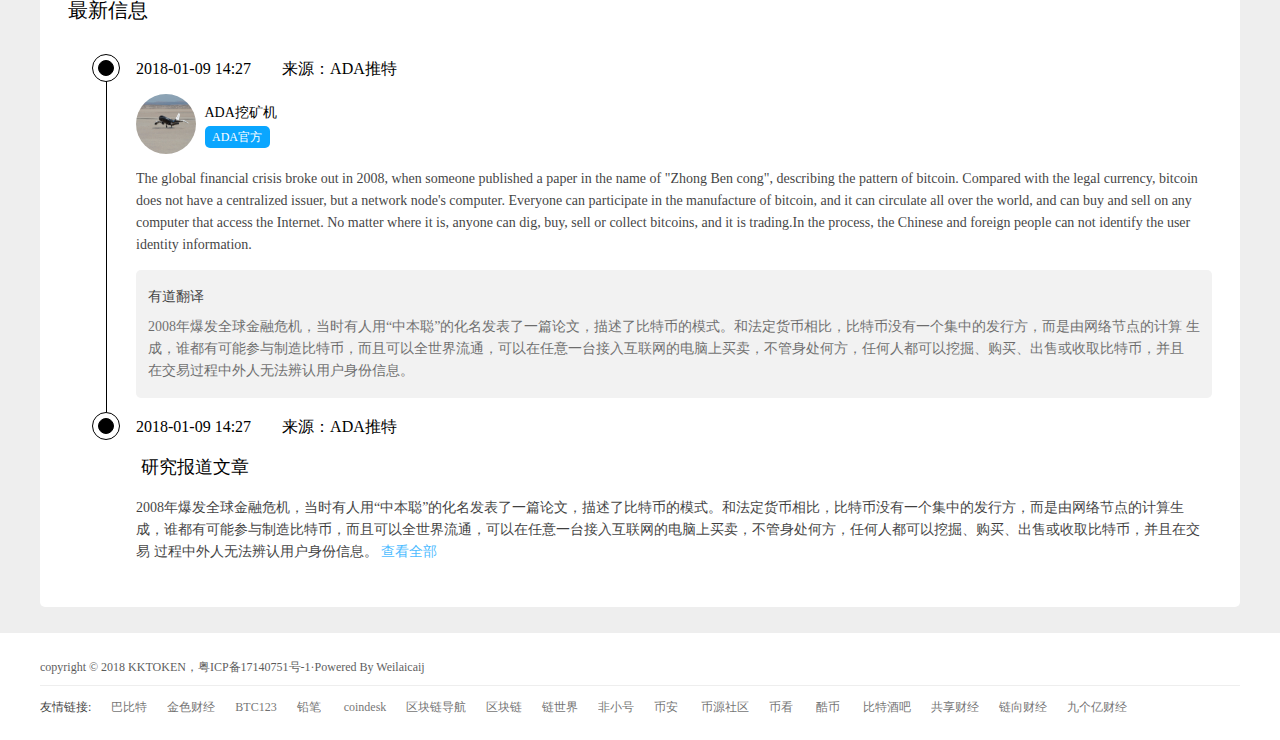
<file: html/exchPairDetail.html>
<!DOCTYPE html>
<html>

	<head>

		<meta charset="utf-8" />
		<meta name="viewport" content="width=device-width,initial-scale=1,minimum-scale=1,maximum-scale=1,user-scalable=no" />
		<title>交易对详情——EXCHDETAIL</title>
		<link rel="stylesheet" type="text/css" href="../css/normalize.css" />
		<link rel="stylesheet" type="text/css" href="../css/home.css" />
		<link rel="stylesheet" type="text/css" href="../css/detail.css" />
	</head>

	<body>
		<div class="wrap">
			<div class="container">
				<!--导航栏-->
				<header>
					<div class="content">
						<div class="headerLogo">
							<img class="logoimg" src="../img/logo.png" alt="logo" />
							<img class="logofont" src="../img/font_logo.png" alt="logofont" />
						</div>
						<ul class="headerNav">
							<li class="active">自选</li>
							<li>市值</li>
							<li>交易所</li>
						</ul>
						<div class="headerAdv">
							<img src="../img/home_ad_img.jpg" alt="navAdv" />
						</div>
					</div>
				</header>
				<!--内容区-->
				<section>
					<div class="content center btpadding">
						<ul class="top_detail">
							<li class="top_left1">
								<p class="detail_title">
									<img class="title_icon" src="../img/big_colect.png" /></span>
									<span class="title_name">Bitcoin 比特币 </span>
									<img class="title_colected" src="../img/big_colect.png"/>
								</p>
								<div class="detail_price">
									<span class="price_val1 font_opacity">0.18503USTD</span>
									<span class="price_rage">+16.35%</span>
									<p class="eq_rmb"><span>≈</span>￥3.6</p>
								</div>
								<div class="detail_risefall divfloat">
									<p class="highest">24小时最高
										<span class="highest_val">￥4.37</span>
									</p>
									<p class="lowest">24小时最低
										<span class="lowest_val">￥2.84</span>
									</p>
								</div>
							</li>
							<li class="top_left2">
								<div class="boxs">
									<p class="turnover_title">流通量</p>
									<p class="turnover_val">
										<span class="tn_val_data">16,811,687</span>
										<span class="tn_val_unit">BTC</span>
									</p>
									<!--
                                	作者：chig@foxmail.com
                                	时间：2018-01-25
                                	描述：monetary supply 发行量>>>ms
                                -->
									<p class="ms_title">总发行量</p>
									<p class="ms_val">
										<span class="ms_val_data">16,811,687</span>
										<span class="ms_val_unit">BTC</span>
									</p>
								</div>

							</li>
							<li class="top_right2">
								<div class="boxs" style="padding: 38px 0 0 40px">
									<p class="trade_title">24交易额</p>
									<p class="trade_val">￥8,914,687,110</p>
									<p class="trade_equ">
										<span class="trade_equ_val">≈145,281 BTC</span>
										<span class="trade_equ_rank">第135名</span>
									</p>
								</div>
							</li>
							<!--
                            	作者：chig@foxmail.com
                            	时间：2018-01-25
                            	描述：exchange交易所>>>exch
                            -->
							<li class="top_right1">
								<div class="boxs" style="padding: 32px 0 0 40px">
									<p class="exch_title">24h主交易所</p>
									<p class="exch_name">
										<img class="exch_name_icon" src="../img/big_colect.png" />
										<span class="exch_name_font">币网Bittex</span>
									</p>
									<p class="exch_val">
										<span class="exch_val_rage">73.3%</span>
										<span class="exch_val_tips">成交占比</span>
									</p>
								</div>
							</li>
						</ul>
						<div class="midle1_detail">
							<ul class="introduce">
								<li class="intro_name">
									<p class="name_p">
										<span class="name_p_title">英文名：</span>
										<span class="name_p_font">Cardano/ADA</span>
									</p>
									<p class="time_p">
										<span class="time_p_title">发行时间：</span>
										<span class="time_p_font">2008-11-01</span>
									</p>

								</li>
								<li class="intro_rank">
									<p class="rank_p">
										<span class="rank_p_title">市值排名：</span>
										<span class="rank_p_font">5</span>
									</p>
									<p class="book_p">
										<span class="book_p_title">白皮书：</span>
										<span class="book_p_font">http://www.bitcoin.org/bitcoin.pdf</span>
									</p>
								</li>
								<li class="intro_price">
									<p class="price_p">
										<span class="price_p_title">市值：</span>
										<span class="price_p_font">￥1,263,126,155,626 / 145,821 BTC</span>
									</p>
									<p class="history_p">
										<span class="history_p_title">历史最高价:</span>
										<span class="history_p_font">￥3.6</span>
										<span class="history_p_time">2018-01-18</span>
										
									</p>
								</li>

							</ul>
							<div class="relate_detail">
								<div class="relate_div">
									<div class="relate_div_title">相关概念：</div>
									<div class="relate_div_tips">
										<span>匿名技术</span>
										<span>合作医疗</span>
									</div>
								</div>

								<div class="detail_div">
									<div class="detail_div_title">详细介绍：</div>
									<div class="detail_div_text">
										<span class="">比特币（BitCoin）的概念最初由中本聪在2009年提出，根据中本聪的思路设计发布的开源软件以及建构其上的P2P网络。比特币是一种P2P形式的数字货币。点对点的传输
意味着一个去中心化的支付系统。与大多数货币不同，比特币不依靠特定货币机构发行，它依据特定算法，通过大量的计算产生，比特币经济使用整个P2P网络中众多节点构成
的分布式数据库来确认并记录所有的交易行为，并使用密码学的设计来确保货币流通各个环节安全性。P2P的去中心化特性与算法本身可以确保无法通过大量制造比特币来人为
操控币值。基于密码学的设计可以使比特币只能被真实的拥有者转移或支付。这同样确保了货币所有权与流通交易的匿名性。比特币与其他虚拟货币最大的不同，是其总数量非
常有限，具有极强的稀缺性。该货币系统曾在4年内只有不超过1050万个...</span>
										<a href="####">查看全部</a>
									</div>

								</div>
							</div>

							<div class="sheet">
								<p class="sheet_title">ADA行情</p>
								<div class="sheet_lists">
									<ul class="lists_header">
										<li class="li_rank">排名</li>
										<li class="li_exch">交易所</li>
										<li class="li_pair">交易对</li>
										<li class="li_price">价格</li>
										<!--<li class="li_volume">成交量</li>-->
										<li class="li_turnover">成交额</li>
										<li class="li_percent">占比</li>
										<!--<li class="li_update">更新时间</li>-->
										<li class="li_status">自选状态</li>
									</ul>
									<ul class="lists_content">
										<li class="lists_data">
											<ul class="lists_data_box">
												<li class="li_rank">1</li>
												<li class="li_exch">
													<span><img src="../img/setting_hlgl@2x.png"/></span>
													<span>B网-Bittrex</span>
												</li>
												<li class="li_pair">ADA/USDT</li>
												<li class="li_price">0.00006140/￥4.08</li>
												<!--<li class="li_volume">112,022万</li>-->
												<li class="li_turnover">439,757万</li>
												<li class="li_percent">78%</li>
												<!--<!--<li class="li_update">2分钟前</li>-->-->
												<li class="li_status"><img src="../img/mini_colecte.png"/></li>
											</ul>
										</li>

										<li class="lists_data">
											<ul class="lists_data_box">
												<li class="li_rank">2</li>
												<li class="li_exch">
													<span><img src="../img/setting_hlgl@2x.png"/></span>
													<span>B网-Bittrex</span>
												</li>
												<li class="li_pair">ADA/USDT</li>
												<li class="li_price">0.00006140/￥4.08</li>
												<!--<li class="li_volume">112,022万</li>-->
												<li class="li_turnover">439,757万</li>
												<li class="li_percent">78%</li>
												<!--<li class="li_update">2分钟前</li>-->
												<li class="li_status"><img src="../img/mini_colecte.png"/></li>
											</ul>
										</li>

										<li class="lists_data">
											<ul class="lists_data_box">
												<li class="li_rank">3</li>
												<li class="li_exch">
													<span><img src="../img/setting_hlgl@2x.png"/></span>
													<span>B网-Bittrex</span>
												</li>
												<li class="li_pair">ADA/USDT</li>
												<li class="li_price">0.00006140/￥4.08</li>
												<!--<li class="li_volume">112,022万</li>-->
												<li class="li_turnover">439,757万</li>
												<li class="li_percent">78%</li>
												<!--<li class="li_update">2分钟前</li>-->
												<li class="li_status"><img src="../img/mini_colected.png"/></li>
											</ul>
										</li>

										<li class="lists_data">
											<ul class="lists_data_box">
												<li class="li_rank">4</li>
												<li class="li_exch">
													<span><img src="../img/setting_hlgl@2x.png"/></span>
													<span>B网-Bittrex</span>
												</li>
												<li class="li_pair">ADA/USDT</li>
												<li class="li_price">0.00006140/￥4.08</li>
												<!--<li class="li_volume">112,022万</li>-->
												<li class="li_turnover">439,757万</li>
												<li class="li_percent">78%</li>
												<!--<!--<li class="li_update">2分钟前</li>-->-->
												<li class="li_status"><img src="../img/mini_colected.png"/></li>
											</ul>
										</li>

										<li class="lists_data">
											<ul class="lists_data_box">
												<li class="li_rank">5</li>
												<li class="li_exch">
													<span><img src="../img/setting_hlgl@2x.png"/></span>
													<span>B网-Bittrex</span>
												</li>
												<li class="li_pair">ADA/USDT</li>
												<li class="li_price">0.00006140/￥4.08</li>
												<!--<li class="li_volume">112,022万</li>-->
												<li class="li_turnover">439,757万</li>
												<li class="li_percent">78%</li>
												<!--<li class="li_update">2分钟前</li>-->
												<li class="li_status"><img src="../img/mini_colecte.png"/></li>
											</ul>
										</li>

									</ul>
									<p class="release">查看全部</p>

								</div>

							</div>

							<div class="event">
								<p class="event_title">大事纪要</p>
								<ul class="event_text">
									<li class="event_list">
										<div class="link_point"><span></span></div>
										<div class="link_line"></div>
										<div class="text_content">
											<p class="content_time">2018-01-09</p>
											<p class="content_brief">
												2008年爆发全球金融危机，当时有人用“中本聪”的化名发表了一篇论文，描述了比特币的模式。和法定货币相比，比特币没有一个集中的发行方，而是由网络节点的计算生 成，谁都有可能参与制造比特币，而且可以全世界流通，可以在任意一台接入互联网的电脑上买卖，不管身处何方，任何人都可以挖掘、购买、出售或收取比特币，并且在交易 过程中外人无法辨认用户身份信息。
											</p>
										</div>
									</li>
									<li class="event_list">
										<div class="link_point"><span></span></div>
										<div class="link_line"></div>
										<div class="text_content">
											<p class="content_time">2018-01-09</p>
											<p class="content_brief">
												2008年爆发全球金融危机，当时有人用“中本聪”的化名发表了一篇论文，描述了比特币的模式。和法定货币相比，比特币没有一个集中的发行方，而是由网络节点的计算生 成，谁都有可能参与制造比特币，而且可以全世界流通，可以在任意一台接入互联网的电脑上买卖，不管身处何方，任何人都可以挖掘、购买、出售或收取比特币，并且在交易 过程中外人无法辨认用户身份信息。
											</p>
										</div>
									</li>
									<li class="event_list">
										<div class="link_point"><span></span></div>
										<div class="link_line hidline"></div>
										<div class="text_content">
											<p class="content_time">2018-01-09</p>
											<p class="content_brief">
												2017年1月22日晚间，火币网、比特币中国与OKCoin币行相继在各自官网发布公告称，为进一步抑制投机，防止价格剧烈波动，各平台将于2017年1月24日中午12：00起 开始收取交易服务费，服务费按成交金额的0.2%固定费率收取，且主动成交和被动成交费率一致。5月5日，OKCoin币行网的最新数据显示，比特币的价格刚刚再度刷新历史， 截止发稿前最高触及9222点高位。
											</p>
										</div>
									</li>
								</ul>
								<p class="release">查看全部</p>
							</div>

							<div class="hotnews">
								<p class="hotnews_title">最新信息</p>
								<ul class="hotnews_text">
									<li class="hotnews_list">
										<div class="link_point"><span></span></div>
										<div class="link_line"></div>
										<div class="text_content">
											<p class="content_time">
												<span class="origin_time">2018-01-09 14:27</span>
												<span class="origin_link">来源：<span>ADA推特</span></span>

											</p>
											<p class="content_author">
												<div class="author_thumb">
													<img src="../img/headpic-.jpg" />
												</div>
												<div class="author_msg">
													<p class="msg_name">ADA挖矿机</p>
													<span class="msg_tips">ADA官方</span>
												</div>

											</p>
											<p class="content_brief">
												<span>	The global financial crisis broke out in 2008, when someone published a paper in the name of "Zhong Ben cong", describing the pattern of bitcoin. 
Compared with the legal currency, bitcoin does not have a centralized issuer, but a network node's computer. Everyone can participate in the manufacture 
of bitcoin, and it can circulate all over the world, and can buy and sell on any computer that access the Internet. No matter where it is, anyone can dig, buy,
sell or collect bitcoins, and it is trading.In the process, the Chinese and foreign people can not identify the user identity information.
												</span>

											</p>
											<p class="content_translate">
												<span>有道翻译</span>
												<span>
		2008年爆发全球金融危机，当时有人用“中本聪”的化名发表了一篇论文，描述了比特币的模式。和法定货币相比，比特币没有一个集中的发行方，而是由网络节点的计算
生成，谁都有可能参与制造比特币，而且可以全世界流通，可以在任意一台接入互联网的电脑上买卖，不管身处何方，任何人都可以挖掘、购买、出售或收取比特币，并且
在交易过程中外人无法辨认用户身份信息。
</span>

											</p>
										</div>
									</li>
									<li class="hotnews_list">
										<div class="link_point"><span></span></div>
										<div class="link_line hidline"></div>
										<div class="text_content">
											<p class="content_time">
												<span class="origin_time">2018-01-09 14:27</span>
												<span class="origin_link">来源：<span>ADA推特</span></span>

											</p>
											<p class="content_author">
												<div class="author_thumb hidline" style="display: none;">
													<img src="../img/headpic-.jpg" />
												</div>
												<div class="author_msg">
													<p class="msg_name report">研究报道文章</p>
													<!--<span class="msg_tips">ADA官方</span>-->
												</div>

											</p>
											<p class="content_brief">
												<span>	
												2008年爆发全球金融危机，当时有人用“中本聪”的化名发表了一篇论文，描述了比特币的模式。和法定货币相比，比特币没有一个集中的发行方，而是由网络节点的计算生 成，谁都有可能参与制造比特币，而且可以全世界流通，可以在任意一台接入互联网的电脑上买卖，不管身处何方，任何人都可以挖掘、购买、出售或收取比特币，并且在交易 过程中外人无法辨认用户身份信息。
												</span>
												<a href="###">查看全部</a>
											</p>
											<p class="content_translate hidline">
												<span>有道翻译</span>
												<span>
		2008年爆发全球金融危机，当时有人用“中本聪”的化名发表了一篇论文，描述了比特币的模式。和法定货币相比，比特币没有一个集中的发行方，而是由网络节点的计算
生成，谁都有可能参与制造比特币，而且可以全世界流通，可以在任意一台接入互联网的电脑上买卖，不管身处何方，任何人都可以挖掘、购买、出售或收取比特币，并且
在交易过程中外人无法辨认用户身份信息。
												</span>

											</p>
										</div>
									</li>

								</ul>
								<!--<p class="release">查看全部</p>-->
							</div>

						</div>

					</div>
				</section>

				<!--尾部-->
				<footer>
					<div class="content">
						<p class="copyright">copyright © 2018 KKTOKEN，粤ICP备17140751号-1·Powered By Weilaicaij</p>
						<ul class="linksTo">
							<li>友情链接:</li>
							<li>
								<a href="">巴比特</a>
							</li>
							<li>
								<a href="">金色财经</a>
							</li>
							<li>
								<a href="">BTC123</a>
							</li>
							<li>
								<a href="">铅笔</a>
							</li>
							<li>
								<a href="">coindesk</a>
							</li>
							<li>
								<a href="">区块链导航</a>
							</li>
							<li>
								<a href="">区块链</a>
							</li>
							<li>
								<a href="">链世界</a>
							</li>
							<li>
								<a href="">非小号</a>
							</li>
							<li>
								<a href="">币安</a>
							</li>
							<li>
								<a href="">币源社区</a>
							</li>
							<li>
								<a href="">币看</a>
							</li>
							<li>
								<a href="">酷币</a>
							</li>
							<li>
								<a href="">比特酒吧</a>
							</li>
							<li>
								<a href="">共享财经</a>
							</li>
							<li>
								<a href="">链向财经</a>
							</li>
							<li>
								<a href="">九个亿财经</a>
							</li>
						</ul>
					</div>
				</footer>
			</div>
		</div>
	</body>

</html>
</file>
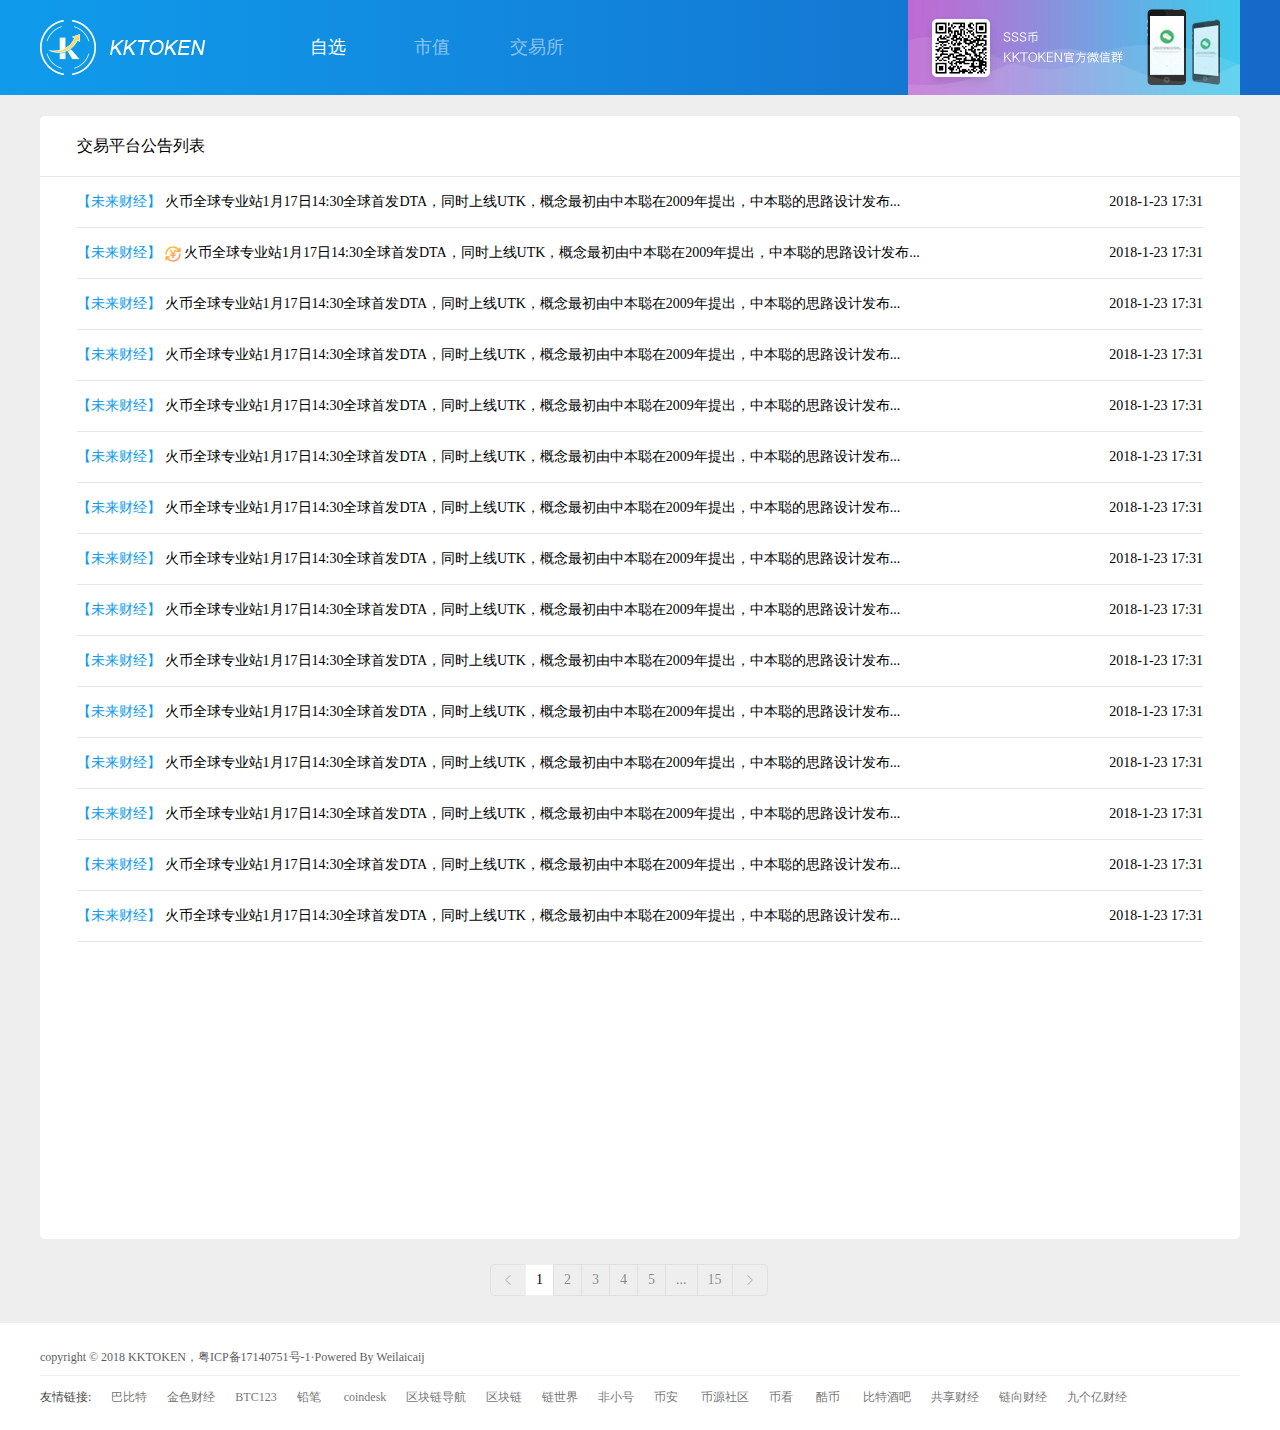
<file: html/notice.html>
<!DOCTYPE html>
<html>

	<head>

		<meta charset="utf-8" />
		<meta name="viewport" content="width=device-width,initial-scale=1,minimum-scale=1,maximum-scale=1,user-scalable=no" />
		<title>公告——NOTICE</title>
		<link rel="stylesheet" type="text/css" href="../css/normalize.css" />
		<link rel="stylesheet" type="text/css" href="../css/home.css" />
		<link rel="stylesheet" type="text/css" href="../css/notice.css" />
	</head>

	<body>
		<div class="wrap">
			<div class="container">
				<!--导航栏-->
				<header>
					<div class="content">
						<div class="headerLogo">
							<img class="logoimg" src="../img/logo.png" alt="logo" />
							<img class="logofont" src="../img/font_logo.png" alt="logofont" />
						</div>
						<ul class="headerNav">
							<li class="nav_optional active">自选</li>
							<li>市值</li>
							<li>交易所</li>
						</ul>
						<div class="headerAdv">
							<img src="../img/home_ad_img.jpg" alt="navAdv" />
						</div>
					</div>
				</header>
				<!--内容区-->
				<section>
					<div class="content center" style="height: 1093px;">

						<p class="notice_title">交易平台公告列表</p>
						<ul class="notice_list">
							<li>
								<a href="###">【未来财经】</a>
								<span>火币全球专业站1月17日14:30全球首发DTA，同时上线UTK，概念最初由中本聪在2009年提出，中本聪的思路设计发布...</span>
								<span class="newstime">2018-1-23 17:31</span>
							</li>
							<li>
								<a href="###">【未来财经】</a>
								<img src="../img/setting_hlgl@2x.png" class="notice_list_icon"/>
								<span>火币全球专业站1月17日14:30全球首发DTA，同时上线UTK，概念最初由中本聪在2009年提出，中本聪的思路设计发布...</span>
								<span class="newstime">2018-1-23 17:31</span>
							</li>
							<li>
								<a href="###">【未来财经】</a>
								<span>火币全球专业站1月17日14:30全球首发DTA，同时上线UTK，概念最初由中本聪在2009年提出，中本聪的思路设计发布...</span>
								<span class="newstime">2018-1-23 17:31</span>
							</li>
							<li>
								<a href="###">【未来财经】</a>
								<span>火币全球专业站1月17日14:30全球首发DTA，同时上线UTK，概念最初由中本聪在2009年提出，中本聪的思路设计发布...</span>
								<span class="newstime">2018-1-23 17:31</span>
							</li>
							<li>
								<a href="###">【未来财经】</a>
								<span>火币全球专业站1月17日14:30全球首发DTA，同时上线UTK，概念最初由中本聪在2009年提出，中本聪的思路设计发布...</span>
								<span class="newstime">2018-1-23 17:31</span>
							</li>
							<li>
								<a href="###">【未来财经】</a>
								<span>火币全球专业站1月17日14:30全球首发DTA，同时上线UTK，概念最初由中本聪在2009年提出，中本聪的思路设计发布...</span>
								<span class="newstime">2018-1-23 17:31</span>
							</li>
							<li>
								<a href="###">【未来财经】</a>
								<span>火币全球专业站1月17日14:30全球首发DTA，同时上线UTK，概念最初由中本聪在2009年提出，中本聪的思路设计发布...</span>
								<span class="newstime">2018-1-23 17:31</span>
							</li>
							<li>
								<a href="###">【未来财经】</a>
								<span>火币全球专业站1月17日14:30全球首发DTA，同时上线UTK，概念最初由中本聪在2009年提出，中本聪的思路设计发布...</span>
								<span class="newstime">2018-1-23 17:31</span>
							</li>
							<li>
								<a href="###">【未来财经】</a>
								<span>火币全球专业站1月17日14:30全球首发DTA，同时上线UTK，概念最初由中本聪在2009年提出，中本聪的思路设计发布...</span>
								<span class="newstime">2018-1-23 17:31</span>
							</li>
							<li>
								<a href="###">【未来财经】</a>
								<span>火币全球专业站1月17日14:30全球首发DTA，同时上线UTK，概念最初由中本聪在2009年提出，中本聪的思路设计发布...</span>
								<span class="newstime">2018-1-23 17:31</span>
							</li>
							<li>
								<a href="###">【未来财经】</a>
								<span>火币全球专业站1月17日14:30全球首发DTA，同时上线UTK，概念最初由中本聪在2009年提出，中本聪的思路设计发布...</span>
								<span class="newstime">2018-1-23 17:31</span>
							</li>
							<li>
								<a href="###">【未来财经】</a>
								<span>火币全球专业站1月17日14:30全球首发DTA，同时上线UTK，概念最初由中本聪在2009年提出，中本聪的思路设计发布...</span>
								<span class="newstime">2018-1-23 17:31</span>
							</li>
							<li>
								<a href="###">【未来财经】</a>
								<span>火币全球专业站1月17日14:30全球首发DTA，同时上线UTK，概念最初由中本聪在2009年提出，中本聪的思路设计发布...</span>
								<span class="newstime">2018-1-23 17:31</span>
							</li>
							<li>
								<a href="###">【未来财经】</a>
								<span>火币全球专业站1月17日14:30全球首发DTA，同时上线UTK，概念最初由中本聪在2009年提出，中本聪的思路设计发布...</span>
								<span class="newstime">2018-1-23 17:31</span>
							</li>
							<li>
								<a href="###">【未来财经】</a>
								<span>火币全球专业站1月17日14:30全球首发DTA，同时上线UTK，概念最初由中本聪在2009年提出，中本聪的思路设计发布...</span>
								<span class="newstime">2018-1-23 17:31</span>
							</li>
						</ul>

					</div>
					<div class="content" style="height: 34px;">
						<div class="pageList">
							<a href="#" class="btn btn-white">&emsp;</a>
							<a href="#" class="btn btn-white active">1</a>
							<a class="btn btn-white" href="/exchange/list_2.html">2</a>
							<a class="btn btn-white" href="/exchange/list_3.html">3</a>
							<a class="btn btn-white" href="/exchange/list_4.html">4</a>
							<a class="btn btn-white" href="/exchange/list_5.html">5</a>
							<a href="#" class="btn btn-white">...</a>
							<a class="btn btn-white" href="/exchange/list_15.html">15</a>
							<a class="btn btn-white" href="/exchange/list_2.html">&emsp;</a>
						</div>
					</div>

				</section>

				<!--尾部-->
				<footer style="margin-top: 25px;">
					<div class="content">
						<p class="copyright">copyright © 2018 KKTOKEN，粤ICP备17140751号-1·Powered By Weilaicaij</p>
						<ul class="linksTo">
							<li>友情链接:</li>
							<li>
								<a href="">巴比特</a>
							</li>
							<li>
								<a href="">金色财经</a>
							</li>
							<li>
								<a href="">BTC123</a>
							</li>
							<li>
								<a href="">铅笔</a>
							</li>
							<li>
								<a href="">coindesk</a>
							</li>
							<li>
								<a href="">区块链导航</a>
							</li>
							<li>
								<a href="">区块链</a>
							</li>
							<li>
								<a href="">链世界</a>
							</li>
							<li>
								<a href="">非小号</a>
							</li>
							<li>
								<a href="">币安</a>
							</li>
							<li>
								<a href="">币源社区</a>
							</li>
							<li>
								<a href="">币看</a>
							</li>
							<li>
								<a href="">酷币</a>
							</li>
							<li>
								<a href="">比特酒吧</a>
							</li>
							<li>
								<a href="">共享财经</a>
							</li>
							<li>
								<a href="">链向财经</a>
							</li>
							<li>
								<a href="">九个亿财经</a>
							</li>
						</ul>
					</div>
				</footer>
			</div>
		</div>
	</body>
	<script src="../js/jquery-2.1.1.js" type="text/javascript" charset="utf-8"></script>
	<script type="text/javascript" charset="utf-8">
		$(".nav_optional").click(function() {

			window.location.href="../index.html"
		});
	</script>

</html>
</file>
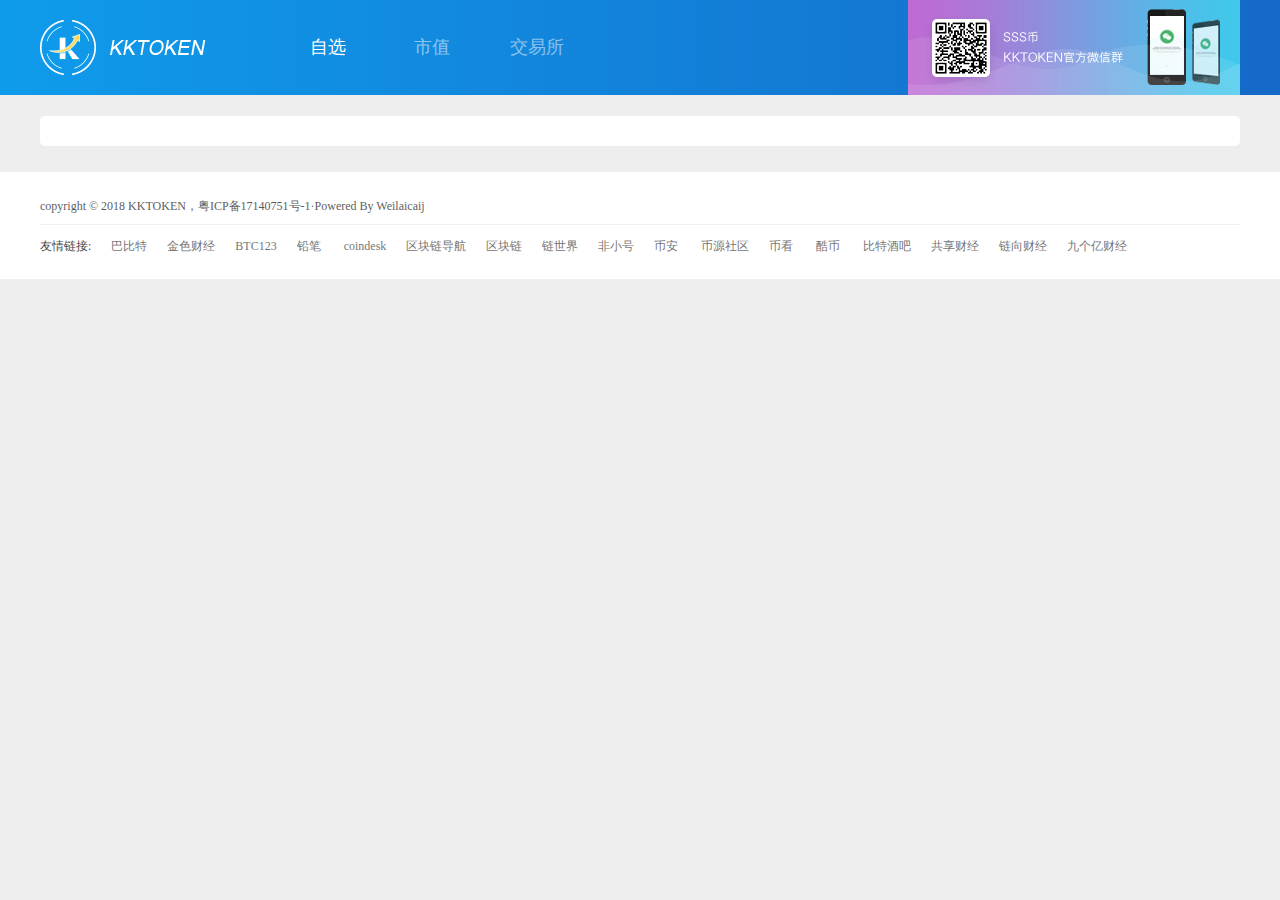
<file: html/optional.html>
<!DOCTYPE html>
<html>

	<head>
		
		<meta charset="utf-8" />
		<meta name="viewport" content="width=device-width,initial-scale=1,minimum-scale=1,maximum-scale=1,user-scalable=no" />
		<title>自选——OPTIONAL</title>
		<link rel="stylesheet" type="text/css" href="../css/normalize.css"/>
		<link rel="stylesheet" type="text/css" href="../css/home.css"/>
	</head>

	<body>
		<div class="wrap">
			<div class="container">
				<!--导航栏-->
				<header>
					<div class="content">
						<div class="headerLogo">
							<img class="logoimg" src="../img/logo.png" alt="logo"/>
							<img class="logofont" src="../img/font_logo.png" alt="logofont"/>
						</div>
						<ul class="headerNav">
							<li class="active">自选</li>
							<li>市值</li>
							<li>交易所</li>
						</ul>
						<div class="headerAdv">
							<img src="../img/home_ad_img.jpg" alt="navAdv"/>
						</div>						
					</div>					
				</header>
				<!--内容区-->
				<section>
					<div  class="content center">
						
						my
						
					</div>
				</section>

				<!--尾部-->
				<footer>
					<div class="content">
						<p class="copyright">copyright © 2018 KKTOKEN，粤ICP备17140751号-1·Powered By Weilaicaij</p>
						<ul class="linksTo">
							<li>友情链接:</li>
							<li><a href="">巴比特</a></li>
							<li><a href="">金色财经</a></li>
							<li><a href="">BTC123</a></li>
							<li><a href="">铅笔</a></li>
							<li><a href="">coindesk</a></li>
							<li><a href="">区块链导航</a></li>
							<li><a href="">区块链</a></li>
							<li><a href="">链世界</a></li>
							<li><a href="">非小号</a></li>		
							<li><a href="">币安</a></li>
							<li><a href="">币源社区</a></li>
							<li><a href="">币看</a></li>
							<li><a href="">酷币</a></li>
							<li><a href="">比特酒吧</a></li>
							<li><a href="">共享财经</a></li>	
							<li><a href="">链向财经</a></li>
							<li><a href="">九个亿财经</a></li>	
						</ul>							
					</div>
				</footer>
			</div>
		</div>
	</body>

</html>
</file>
<file: css/home.css>
.wrap {
	width: 100%;
	height: auto;
}
body{
	background-color: #EEEEEE;
}
header {
	width: 100%;
	height: 95px;
	background: -webkit-linear-gradient(left, #0F9BEB, #1569C8);
	background: -o-linear-gradient(right, #0F9BEB, #1569C8);
	background: -moz-linear-gradient(right, #0F9BEB, #1569C8);
	background: linear-gradient(right, #0F9BEB, #1569C8);
}
ul{
	padding: 0;
}
.wrap{
	background-color: #EEEEEE;
}
.content {
	width: 1200px;
	height: 100%;
	margin: 0 auto;
	font-size: 0;
}

.content .headerLogo,
.content .headerNav,
.content .headerAdv {
	height: 100%;
	display: inline-block;
	font-size: 0;
	vertical-align: middle;
	line-height: 95px;
	/*background: red;*/
}

.content .headerLogo img {
	vertical-align: middle;
	display: inline-block !important;
}
.content .headerLogo .logoimg {
	margin-right: 14px;
}

.content .headerNav{
	padding: 0;
	margin-left: 104px;
}
.content .headerNav li {
	font-size: 18px;
	color: #ffffff;
	opacity: 0.5;
	display: inline-block;
}
.content .headerNav li:hover{
	color: #FFFFFF;
    opacity: 1.0;
    cursor: pointer;
}
.content .headerNav .active{
	color: #FFFFFF;
	opacity: 1.0;
}
.content .headerNav li:nth-child(1) {
	margin-right: 68px;
}
.content .headerNav li:nth-child(2) {
	margin-right: 60px;
}

/*注意广告不能简写为AD,否则干扰图片显示*/
/*.content .headerAd >>>.content .headerAdv*/
.content .headerAdv{
	float: right;
}
.content .headerAdV img {
	display: inline-block;
}
section{
	width: 100%;
	height: auto;
	margin-top: 21px;
	overflow: hidden;

	
}
.center{
	/*margin-bottom: 5px;*/
	padding-bottom: 30px;
	border-radius: 5px;
	background: #FFFFFF;
	/*box-shadow: 0px 2px 3px rgba(0,0,0,0.2);*/
}

footer{
	width: 100%;
	height: 107px;
	margin-top: 26px;
	background-color: #FFFFFF;
}
.copyright{
	width: 100%;
	margin: 0;
	padding: 28px 0 12px 0;
	line-height: 12px;
	font-size:12px ;
	color: #000000;
	opacity: 0.65;
	font-family: HiraginoSansGB-W3;
	border-bottom: 1px solid rgba(0, 0, 0, 0.1);
}
.linksTo{
	width: 100%;
	/*text-align: center;*/
	font-size: 0;
	padding: 0;
	margin:13px auto 28px;
}
.linksTo li{
	min-width: 27px;
	width: auto;
	height: 16px;
	/*background: red;*/
	line-height: 16px;
	color: #000000;
	opacity: 0.75;
	font-size: 12px;
	list-style: none;
	display: inline-block;
	margin: 0 10px;
}
.linksTo li:nth-child(1){
	text-align: left;
	margin-left: 0;
}
.linksTo li a{
	opacity: 0.75;
	
	text-decoration: none;
	color: #000000;

}
.linksTo li a:hover{
	color: #0AA6FF;
}


.center .top_content{
	width: 100%;
	height: 70px;
	background: #FFFFFF;
	border-radius: 5px;
	margin: 0  auto 21px;
	box-shadow: 0px 2px 5px rgba(0,0,0,0.2);
}
.center .left_content{
	float: left;
	width: 860px;
	height: auto;
	/*min-height: 800px;*/
	background: #FFFFFF;
	border-radius: 5px;
}
.center .right_content{
	float: right;
	width: 330px;
	height: auto;
	min-height: 800px;
	/*background: #FFFFFF;*/
	border-radius: 5px;
}
</file>
<file: css/index.css>
.top_content {
	font-size: 0;
	text-align: center;
}

.top_content .left_btn,
.top_content .menu,
.top_content .right_btn {
	display: inline-block;
	font-size: 16px;
}

.top_content .left_btn,
.top_content .right_btn {
	width: 55px;
	height: 70px;
	line-height: 70px;
	cursor: pointer;
	background-image: url(../img/nav_arrow.png);
	background-position: center;
	background-size: 10px 20px;
	background-repeat: no-repeat;
}

.top_content .left_btn {
	transform: rotate(180deg);
	opacity: 0.3;
}

.menu {
	width: 1084px;
	height: 70px;
	line-height: 70px;
	/*background-color: yellow;*/
	overflow: hidden;
	margin: 0;
	padding: 0;
}

.menu li {
	height: 95%;
	line-height: inherit;
	min-width: 40px;
	width: auto;
	list-style: none;
	float: left;
	margin: 0 18px;
	cursor: pointer;
	color: #A3A3A3;
	/*margin-bottom: 5px;*/
}
.menu li:hover{
	border-bottom: 5px solid;
	color: #0F9BEB;
	/*margin-bottom: 5px;*/
}
.menu .selc {
	height: 95%;
	line-height: inherit;
	margin: 0 18px;
	cursor: pointer;
	border-bottom: 5px solid;
	/*border-image: -webkit-linear-gradient(to right, #0F9BEB, #1569C8) 30 30;
	border-image: -moz-linear-gradient(to right, #0F9BEB, #1569C8) 30 30;
	border-image: linear-gradient(to right, #0F9BEB, #1569C8) 30 30;*/
	color: #0F9BEB;
}


/*.left_content{
	padding: 0 5px;
}*/

.left_content .list_header {
	overflow: hidden;
	height: 88px;
	border-bottom: 1px solid rgba(0, 0, 0, 0.1);
}

.list_search {
	float: right;
	width: 185px;
	height: 30px;
	font-size: 0;
	overflow: hidden;
	border-radius: 5px;
	border: 1px solid rgba(0, 0, 0, 0.2);
}

.list_search input {
	vertical-align: middle;
	display: inline-block;
	color: #999999;
	height: 30px;
	line-height: 30px;
	font-size: 14px;
	border: none;
	outline: none;
}

.list_search input::-webkit-input-placeholder {
	/* placeholder颜色  */
	color: #000000;
	opacity: 0.5;
}

.list_search .search_ipt {
	width: 135px;
	padding: 0 0 0 10px;
	margin: 0;
}

.list_search .search_btn {
	cursor: pointer;
	text-align: center;
	vertical-align: middle;
	display: inline-block;
	color: #999999;
	height: 30px;
	line-height: 30px;
	font-size: 14px;
	border: none;
	outline: none;
	width: 40px;
	background: linear-gradient(to right, #27A4ED, #156BC9);
}

.list_search .search_btn img {
	display: inline-block;
	width: 15px;
	height: 14px;
	vertical-align: middle;
}

.list_title {
	padding: 0 5px;
	font-size: 0;
}

.list_title li {
	font-size: 16px;
	color: #000000;
	display: inline-block;
	margin-right: 28px;
}
.smallmargin{
	margin-right: 25px !important;
}
.list_content {
	padding: 8px 5px;
}

.list_content .list_data {
	height: 45px;
	line-height: 45px;
	cursor: pointer;
}

.list_content .list_data .list_line li {
	font-family: HiraginoSansGB-W3;
	display: inline-block;
	font-size: 14px;
	color: #000000;
	margin-right: 28px;
}

.list_data:nth-child(odd) {
	background: rgba(238, 238, 238, 0.75);
}

.list_data .trend {
	margin-right: 20px;
}

.sort {
	width: 66px;
	text-align: center;
}

.tradesort{
	width: 66px;
	text-align: center;
}
.tradesort img{
	vertical-align: middle;
}
.name {
	/*font-size: 0;*/
	width: 124px;
	/*text-align: center;*/
}

.price {
	width: 72px;
	text-align: center;
}
.tradeprice{
	width: 134px;
}

.risefall {
	width: 90px;
}


/*.risefall:nth-child(odd){
	color: #F41919;
}*/

.turnval {
	width: 104px;
}

.freeval {
	width: 94px;
}

.trend {
	width: 110px;
}
.tradetrend{
	margin-right: 0;
}
.name a {
	height: 20px;
	color: #000000;
	line-height: 20px;
	text-decoration: none;
}

.name a:hover {
	text-decoration: underline;
}

.name span {
	height: 20px;
	/*font-size: 14px;*/
	line-height: 20px;
	vertical-align: middle;
	display: inline-block;
}

.name span img {
	width: 20px;
	height: 20px;
	display: inline-block;
}

.right_content {
	background: initial;
}

.right_content .right_top,
.right_content .right_bottom {
	width: 100%;
	border-radius: 5px;
	background-color: #FFFFFF;
}

.right_content .right_top {
	height: 420px;
	overflow: hidden;
}

.right_content .right_bottom {
	margin-top: 20px;
	min-height:926px;
	height: auto;
}

.right_content .right_top p,
.right_content .right_bottom p {
	height: 50px;
	line-height: 50px;
	font-size: 16px;
	color: #000000;
	margin: 0;
	padding-left: 13px;
	border-bottom: 1px solid rgba(0, 0, 0, 0.1);
}
.right_content .right_top p>a{
	color: #000000;
	text-decoration: none;
}
.notice_list {
	height: 356px;
	overflow: hidden;
	/*width: 330px;*/
	padding: 0 13px;
}

.notice_list li {
	font-family: HiraginoSansGB-W3;
	list-style: none;
	width: 100%;
	height: 34px;
	font-size: 0;
	color: #000000;
	line-height: 34px;
	border-bottom: 1px solid rgba(0, 0, 0, 0.07);
}

.notice_list li span {
	font-family: HiraginoSansGB-W3;
	font-size: 13px;
	vertical-align: middle;
	display: inline-block;
}

.notice_list li .news_title {
	font-family: HiraginoSansGB-W3;
	font-size: 13px;
	/*margin-right: 12px;*/
	width: 206px;
	width: 212px;
	overflow: hidden;
	white-space: nowrap;
	text-overflow: ellipsis;
}

.notice_list li .news_time {
	font-family: HiraginoSansGB-W3;
	font-size: 13px;
	width: 84px;
	text-align: right;
}

.right_bottom .rise,
.right_bottom .fall {
	cursor: pointer;
	color: #000000;
	opacity: 0.7;
	display: inline-block;
	height: 96%;
}
.right_bottom .rise:hover,
.right_bottom .fall:hover {
	color: #0F9BEB !important;
    border-bottom: 3px solid #0F9BEB;
    }
.right_bottom p span:nth-child(1) {
	margin-right: 30px;
}

.selected {
	color: #0F9BEB !important;
	border-bottom: 3px solid #0F9BEB;
}

.right_bottom .more_btn {
	float: right;
	margin-right: 13px;
	width: 25px;
	height: 100%;
	background-image: url(../img/left_arrow.png);
	background-position: center;
	background-repeat: no-repeat;
	background-size: 9px 15px;
}

.right_bottom p {
	border-bottom: none !important;
}

.range_pad {
	width: 100%;
}

.range_notice {
	/*width: 100%;*/
	height: 30px !important;
	line-height: 30px !important;
	text-align: center;
	background-color: #EEEEEE;
	opacity: 0.75;
	color: rgba(0, 0, 0, 0.5) !important;
	font-size: 14px;
	padding: 0 !important;
	margin: 9px 5px !important;
}

.range_title {
	font-size: 0;
	/*width: 100%;*/
	padding: 0 14px;
	margin-bottom: 10px;
}

.range_lists {
	padding: 0 14px;
}
.range_lists .range_line{
	height: 40px;
	line-height: 40px;
}
.range_title li{
	display: inline-block;
	font-size: 16px;
}
.range_lists .range_line ul li {
	font-size: 14px;
	display: inline-block;
}

.btc_rank {
	margin: 0px 20px 0 0;
	text-align: center;
	width: 34px;
	color: #FFFFFF;
	
}

.btc_sort {
	margin: 0 20px 0 0;
	width:74px;
}

.btc_value {
	margin: 0 14px 0 0;
	width: 76px;
}

.btc_percent {
	width: 62px;
}

.rank1 {
	color: #FFFFFF !important;
	background-size: 30px;
	background-position: center;
	background-image: url(../img/rank1.png);
	background-repeat: no-repeat;
	    background-position-y: 3px;
}

.rank2 {
	color: #FFFFFF !important;
	background-size: 30px;
	background-position: center;
	background-image: url(../img/rank2.png);
	background-repeat: no-repeat;
	    background-position-y: 3px;
}
.rank3{
	color: #FFFFFF !important;
	background-size: 30px;
	background-position: center;
	background-image: url(../img/rank3.png);
	background-repeat: no-repeat;
	    background-position-y: 3px;
}
.rank_x {
    width: 25px;
    height: 23px;
    line-height: 23px;
    margin: 0 25px 0 5px;
    text-align: center;
    border-radius: 5px;
    background: #4DB8F7;
}
.btc_icon {
	display: inline-block;
	width: 15px;
	height: 15px;
	background-image: url(../img/mini_colected.png);
	background-position: center;
	background-repeat: no-repeat;
	background-size: 12px;
}
.percent_rise{
	color: #F41919;
}
.percent_fall{
	color: #24AB00;
}
svg.peity {
    vertical-align: middle;
    /* margin-top: 5px; */
}


.pageList{
	width: 340px;
	height: 100%;
	margin: 25px auto;
}

.pageList a {
    height: 30px;
    line-height: 30px;
    padding: 0 10px;
    border: 1px solid rgba(0,0,0,0.06);
    display: block;
    float: left;
    font-size: 14px;
    color: rgba(0,0,0,0.45);
    border-right: 0;
    transition: all .3s;
    text-decoration: none;
}
.pageList a:first-child {
	/*background-image: url(../img/right_arrow.png);
	background-position: center;
	background-repeat: no-repeat;
	background-size: 6px 10px;*/
    border-radius: 5px 0 0 5px;
}

.pageList a:last-child{
	/*background-image: url(../img/left_arrow.png);
	background-position: center;
	background-repeat: no-repeat;
	background-size: 6px 10px;
	border-radius: 0 5px 5px 0;*/
	border-right: 1px solid rgba(0,0,0,0.06);
}

.pageList a:first-child img,
.pageList a:last-child img{
	vertical-align: middle;
}
.pageList span {
    
    
    height: 30px;
    line-height: 30px;
    padding: 0 10px;
    border: 1px solid rgba(0,0,0,0.06);
    display: block;
    float: left;
    font-size: 14px;
    color: rgba(0,0,0,0.45);
    border-right: 0;
    transition: all .3s;

}
.pageList a:active, .pageList .active {
    background: #FFFFFF;     
    height: 30px;
    line-height: 30px;
    padding: 0 10px;
    border: 1px solid rgba(0,0,0,0.06);
    display: block;
    float: left;
    font-size: 14px;
    color: rgba(0,0,0,0.45);
    border-right: 0;
    cursor: pointer;
}
</file>
<file: css/chg.css>
.header_font{
	/*margin: 15px 5px 15px 0;*/
	 font-size: 18px;
}
.header_font p{
	padding: 0 38px;
	margin: 0;
}
.header_title {
	padding: 0 38px;
	border-bottom: 1px solid rgba(0,0,0,0.1);
	overflow: hidden;
}

.title_rise,
.title_fall{
	width: 90px;
	text-align: left;
	display: inline-block;
	vertical-align: middle;
}
.title_rise{
	margin-right: 60px;
}
.title_rise p,.title_fall p{
	padding: 0;
	padding-bottom: 10px;
}
.act{
	color: #0F9BEB;
}

.title_line{
	width: 60px;
	height: 3px;
	display: block;
	/*position: absolute;*/
	/*bottom: -9px;*/
	/*left: 50px;*/
	/*border: 1px solid #0F9BEB;*/
	border-radius: 3px;
	background-color: none;
	
}
/*.title_line:hover{
	
	background-color: #0F9BEB;
}*/
.title_fall:hover,
.title_rise:hover{
	color:#0F9BEB;
	cursor: pointer;
}
.title_fall:hover .title_line,
.title_rise:hover .title_line{
	background-color: #0F9BEB;
}
.line_act{
	background-color: #0F9BEB;
}
select {
	height: 28px;
	line-height: 28px;
	width: 114px;
	font-size: 14px;
	border-radius: 5px;
	outline: none;
	padding: 0 6px;
}
select option:hover{
	background-color: yellow;
}
.font_notice{
	float: right;
	color: #0AA6FF;
	font-size: 16px;
}
.header_select{
	/*height: 28px;*/
	line-height: 28px;
	margin: 12px auto !important;
}
.list_title{
	height: 45px;
	line-height: 45px;
	margin: 0 5px;
	padding: 0;
	background-color: #E5E5E5;
	border-bottom: none;
}

.list_content{
	padding-top: 0;
}
.list_data:nth-child(odd){
	background-color: #FFFFFF;
}
.list_data:nth-child(even){
	background-color: rgba(238,238,238,0.75);
}
.list_title li,
.list_content .list_data .list_line li{
	margin-right: 44px;
}

.symbol {
    width: 72px;
}
.volume {
    width: 100px;
}

.value {
	
    width: 114px;
}
.chg_val {
	margin-right: 20px !important;
    width: 94px;
}

.val_rise{
	color: #F41919 !important;
}
.val_fall{
	color: #24AB00 !important;
}
.right_content .right_bottom{
	margin-top: 0;
	height: auto;
}
.selected{
	border-bottom: none;
}
.rise_title{
height: 45px !important;
line-height: 45px !important;	
}
.rise_title .more_btn{
	text-decoration: none;
}
.range_notice{
	font-size: 14px !important;
	margin-top: 0 !important;
}
.range_lists .range_line ul li{
	font-size: 12px;
}
.btc_sort{
	font-size: 0;
	margin: 0 5px 0 0;
}
.btc_value{
	margin: 0 5px 0 0;
}
.btc_percent{
	margin: 0 12px 0 0;
}
.btc_volume{
	margin: 0 5px 0 0;
	width: 60px;
}
.btc_icon,.btc_name{
	font-size: 14px !important;
	vertical-align: middle;
}
.btc_icon {
    display: inline-block;
    width: 20px;
    height: 20px;
    margin-right: 3px;
  }
  .btc_name{}
.range_lists{
	
}
.name{
	text-align: left;
}
.sort{
	margin-left: 33px;
	text-align: left;
}
.rank_x {
    display: inline-block;
    width: 30px;
    height: 26px;
    line-height: 26px;
    margin: 0 auto;
    text-align: center;
    border-radius: 5px;
    background: #4DB8F7;
    background-color: #D2D2D2;
    color: #FFFFFF;
}
.rank1{
	background: rgba(4,162,255,1);
}
.rank2{
	background: rgba(4,162,255,0.75);
}
.rank3{
	background: rgba(4,162,255,0.5);
}
</file>
<file: css/detail.css>
.top_detail {
	height: 162px;
	width: 100%;
	font-size: 0;
	border-bottom: 1px solid rgba(0, 0, 0, 0.1);
}

.top_left1,
.top_left2,
.top_right1,
.top_right2 {
	display: inline-block;
	vertical-align: middle;
}

.top_left1 {
	width: 464px;
	height: 162px;
	font-size: 0;
	overflow: hidden;
	border-right: 1px solid rgba(0, 0, 0, 0.1);
}

.top_left2 {
	width: 244px;
	height: 162px;
	border-right: 1px solid rgba(0, 0, 0, 0.1);
}

.top_right2 {
	width: 244px;
	height: 162px;
	border-right: 1px solid rgba(0, 0, 0, 0.1);
}

.top_right1 {
	width: 245px;
	height: 162px;
	/*border-right: 1px solid rgba(0,0,0,0.2);*/
}

.top_left1 p,
.top_left2 p,
.top_right1 p,
.top_right2 p {
	font-size: 16px;
	/*color: #000000;*/
	margin: 0;
}

.detail_title {
	height: 40px;
	font-size: 0;
	line-height: 40px;
	/*padding-left: 28px;*/
	/*padding: 0 28px;*/
	margin: 25px 28px 20px 28px !important;
	position: relative;
	
}

.title_icon {
	vertical-align: middle;
	width: 40px;
	height: 40px;
	border-radius: 50%;
	background: lightblue;
	display: inline-block;
}

.title_name {
	vertical-align: middle;
	width: auto;
	height: 40px;
	font-size: 20px;
	color: #000000;
	display: inline-block;
}
.title_colected{
	vertical-align: middle;
	width: 22px;
	height: 20px;
	font-size: 20px;
	color: #000000;
	display: inline-block;
	position: absolute;
	right: 0;
	top: 10px;
}
.detail_price,
.detail_risefall {
	width: 40%;
	height: auto;
	vertical-align: bottom;
	display: inline-block;
}

.detail_price {
	width: 50%;
	font-size: 0;
	padding-left: 28px;
}

.detail_price .price_val {
	vertical-align: middle;
	display: inline-block;
	height: 30px;
	line-height: 30px;
	font-size: 30px;
	/*color: #000000;*/
}
.price_val1{
	vertical-align: middle;
	display: inline-block;
	height: 20px;
	line-height: 20px;
	font-size: 20px;
	/*color: #000000;*/
}
.detail_price .price_rage {
	width: 76px;
	height: 24px;
	vertical-align: middle;
	display: inline-block;
	line-height: 24px;
	font-size: 14px;
	text-align: center;
	color: #FFFFFF;
	border-radius: 5px;
	margin-left: 14px;
	background-color: #00E045;
}

.detail_risefall p {
	height: 14px;
	line-height: 14px;
	text-align: center;
}

.highest {
	margin-bottom: 20px !important;
}

.highest .highest_val {
	color: #56BC3E;
}

.lowest .lowest_val {
	color: #F41919;
}

.top_left2 {}

.boxs {
	padding: 25px 60px 0 60px;
}

.turnover_title,
.ms_title {
	width: 100%;
	height: 14px;
	line-height: 14px;
	font-size: 14px !important;
	margin-bottom: 12px !important;
}

.turnover_val,
.ms_val {
	font-size: 14px !important;
	font-weight: 600;
}

.turnover_val {
	margin-bottom: 30px !important;
}

.top_right2 {}

.trade_title {
	font-size: 14px !important;
	margin-bottom: 30px !important;
}

.trade_val,
.trade_equ {
	font-weight: 600;
}

.trade_val {
	margin-bottom: 13px !important;
}

.trade_equ_val {
	display: inline-block;
	vertical-align: middle;
	font-size: 16px;
	font-weight: 600;
}

.trade_equ_rank,
.exch_val_tips {
	vertical-align: middle;
	display: inline-block;
	width: 50px;
	height: 20px;
	line-height: 20px;
	color: #FFFFFF;
	border-radius: 5px;
	text-align: center;
	font-weight: normal !important;
	font-size: 10px !important;
	background-color: #0AA6FF;
	padding: 0 5px;
}

.top_right1 {}

.exch_title {
	font-size: 14px !important;
	margin-bottom: 20px !important;
}

.exch_name {
	font-size: 0;
	padding-bottom: 12px;
}

.exch_name_icon {
	display: inline-block;
	vertical-align: middle;
	width: 36px;
	height: 36px;
	background: lightblue;
	border-radius: 50%;
}

.exch_name_font {
	display: inline-block;
	vertical-align: middle;
	margin-left: 5px;
	font-size: 14px;
}

.exch_val_rage {
	display: inline-block;
	vertical-align: middle;
	font-size: 18px;
	font-weight: 600;
}


/*.exch_val_tips{
	width: 50px;
	height: 20px;
	text-align: center;
	background-color: #0AA6FF;
	border-radius: 5px;
}*/

.introduce {
	font-size: 0;
	padding: 12px 28px 0 28px;
}

.introduce li {
	vertical-align: middle;
	font-size: 14px;
	display: inline-block;
}

.intro_name {
	width: 280px;
}

.intro_rank {
	width: 294px;
	margin-right: 110px;
}

.introduce p {
	margin: 36px auto 0;
}

.price_p_font,
.history_p_font {
	font-size: 16px !important;
	font-weight: 600;
}

.history_p {
	font-size: 0;
}

.history_p span {
	font-size: 14px;
	display: inline-block;
	vertical-align: middle;
}

.history_p_font {
	color: #24AB00;
	margin-left: 12px;
}

.history_p_time {
	margin-left: 10px;
	width: 105px;
	height: 28px;
	text-align: center;
	line-height: 28px;
	border-radius: 5px;
	background-color: #0AA6FF;
	color: #FFFFFF;
}

.relate_detail {
	/*width: 100%;*/
	padding: 0 28px;
	margin-top: 30px;
}

.relate_div,
.detail_div {
	font-size: 0;
}

.relate_div {
	height: 28px !important;
	line-height: 28px;
	margin-top: 0;
}

.relate_div_title,
.detail_div_title {
	width: 70px;
	font-size: 14px;
}

.relate_div div,
.detail_div div {
	font-size: 14px;
	vertical-align: text-top;
	display: inline-block;
}

.relate_div_tips {
	font-size: 0;
}

.relate_div_tips span {
	display: inline-block;
	width: 80px;
	height: 28px;
	font-size: 14px;
	text-align: center;
	line-height: 28px;
	color: #FFFFFF;
	margin-right: 10px;
	vertical-align: middle;
	border-radius: 5px;
	background-color: #0AA6FF;
	cursor: pointer;
}

.detail_div {
	margin-top: 30px;
}

.detail_div_text {
	opacity: 0.75;
	width: 1074px;
	line-height: 22px;
}

.detail_div_text a {
	color: #0AA6FF;
}

.sheet {
	font-size: 14px;
	margin-top: 40px;
}

.sheet_title {
	padding: 0 28px;
	margin: 0;
	font-size: 20px;
	color: #000000;
	margin-bottom: 32px;
}

.sheet_lists {
	padding: 0 28px;
}
.lists_content{
	font-size: 0;
}

ul {
	margin: 0;
}

.lists_header {
	font-size: 0;
	background-color: #E5E5E5;
}
.lists_header li{
	font-size: 16px;
	
}
.lists_header li,
.lists_data .lists_data_box li {
	display: inline-block;
	height: 45px;
	line-height: 45px;
	list-style: none;
	vertical-align: middle;
	margin: 0 45px;
}
.lists_data_box{
	font-size: 0;
}
.lists_data_box li{
	font-size: 14px;
	list-style: none;
}
.lists_data:nth-child(even){
	background-color:rgba(238,238,238,0.75);
}
.li_rank {
	width: 80px;
	margin: 0 14px !important;
	text-align: center;
}

.li_exch {
	width: 106px;
}

.li_pair {
	width: 80px;
}

.li_price {
	width: 130px;
}

.li_volume {
	width: 76px;
}

.li_turnover {
	width: 76px;
}

.li_percent {
	width: 34px;
}

.li_update {
	width: 64px;
}

.li_status {
	text-align: center;
	width: 64px;
}
.release{
	width: 100%;
	height: 45px;
	font-size: 16px;
	line-height: 45px;
	text-align: center;
	color: #0AA6FF;
	background-color: #E5E5E5;
	cursor: pointer;
}
.li_exch span{
	height: 20px;
	line-height: 20px;
	width: 20px;
	margin-right: 2px;
}
.li_exch span img{
	height: 20px;
	line-height: 20px;
	vertical-align: middle;
	width: 20px;
}
.event,
.hotnews{
	padding: 0 28px;
	margin-top: 44px;
	font-size: 16px;
}
.event_title,
.hotnews_title{
	font-size: 20px;
	margin: 0;
	margin-bottom: 32px;
}
.event_list,
.hotnews_list{
	position: relative;
	font-size: 0;
	overflow: hidden;
	list-style: none;
	/*height: 114px;*/
}


.link_point {
	position: absolute;
    display: inline-block;
    left: 24px;
    width: 26px;
    height: 26px;
    line-height: 43px;
    border-radius: 50%;
    text-align: center;
    overflow: hidden;
    /*border: 4px double rgba(0,0,0,0.5);*/
     border: 1px solid rgba(0,0,0,1);
}
.link_point span{
	width: 14px;
    height: 14px;
    margin: 0 auto;
    border-radius: 50%;
	border: 1px solid #000000;
	background-color: #000000;
	display: inline-block;
}
.link_line {
    display: inline-block;
    width: 2px;
    height: 100%;
    position: absolute;
    left: 38px;
    top: 27px;
    border-left: 1px solid #000000;
}


.text_content{
	display: inline-block;
	width:1076px;
	font-size: 14px;
	float: right;
}
.content_time{
	font-size: 16px;
	margin-top: 6px;
}
.content_brief{
	/*height: 14px;*/
	opacity: 0.75;
	line-height: 22px;
}
.content_brief a{
	color: #0AA6FF;
	text-decoration: none;
}
.content_translate{
	opacity: 0.75;
	line-height: 18px;
	padding: 16px 12px;
	background-color: #EEEEEE;
	border-radius: 5px;
}
.content_translate span{
	display: block;
	line-height: 22px;
	color: #000000;
	opacity: 0.75;
}
.content_translate span:nth-child(1){
	opacity: 1;
	margin-bottom: 8px;
}
.hidline{
	display: none;
}

.origin_link{
	margin-left: 27px;
}
.content_author{
	font-size: 0;
}
.author_thumb{
	width: 60px;
	height: 60px;
	vertical-align: middle;
	border-radius: 50%;
	display: inline-block;
	text-align: center;
	overflow: hidden;
}
.author_thumb img{
	width: 60px;
	height: 60px;
	display: inline-block;
}
.author_msg{
	margin-left: 5px;
	vertical-align: middle;
	font-size: 14px;
	display: inline-block;
}
.msg_name{
	margin: 5px auto;
}
.msg_tips{
	display: inline-block;
	line-height: 22px;
	color: #FFFFFF;
	font-size: 12px;
	border-radius: 5px;
	text-align: center;
	width: 65px;
	height: 22px;
	background-color: #0AA6FF;
}
.report{
	font-size: 18px;
}
.btpadding{
	padding-bottom: 30px;
}
.divfloat{
	float: right;
	
}
.font_opacity{
	opacity:0.75;
}
.eq_rmb{
	height: 16px;
	line-height: 16px;
	margin-top: 10px !important;
	font-size: 16px;
	font-weight: 600;
}
</file>
<file: css/notice.css>
.content .notice_title{
	font-size: 16px;
	color: #000000;
	margin: 0;
	height: 60px;
	line-height: 60px;
	padding: 0 37px;
	border-bottom: 1px solid rgba(0,0,0,0.1);
}
.notice_list{
	padding: 0 37px;
}

.notice_list li{
	list-style: none;
	font-size: 14px;
	color: #000000;
	line-height: 50px;
	height: 50px;
	overflow: hidden;
	border-bottom: 1px solid rgba(0,0,0,0.1);
	cursor: pointer;
}
.notice_list li a{
	text-decoration: none;
	color: #0F9BEB;
}
span.newstime{
	float: right;
}


.pageList{
	width: 300px;
	height: 100%;
	margin: 25px auto;
}

.pageList a {
    height: 30px;
    line-height: 30px;
    padding: 0 10px;
    border: 1px solid rgba(0,0,0,0.06);
    display: block;
    float: left;
    font-size: 14px;
    color: rgba(0,0,0,0.45);
    border-right: 0;
    transition: all .3s;
    text-decoration: none;
}
.pageList a:first-child {
	background-image: url(../img/right_arrow.png);
	background-position: center;
	background-repeat: no-repeat;
	background-size: 6px 10px;
    border-radius: 5px 0 0 5px;
}
.pageList a:last-child{
	background-image: url(../img/left_arrow.png);
	background-position: center;
	background-repeat: no-repeat;
	background-size: 6px 10px;
	border-radius: 0 5px 5px 0;
	border-right: 1px solid rgba(0,0,0,0.06);
}
.pageList a:active, .pageList .active {
    background: #FFFFFF;
    color: #000000;
}

img.notice_list_icon {
    width: 16px;
    vertical-align: middle;
}
</file>
